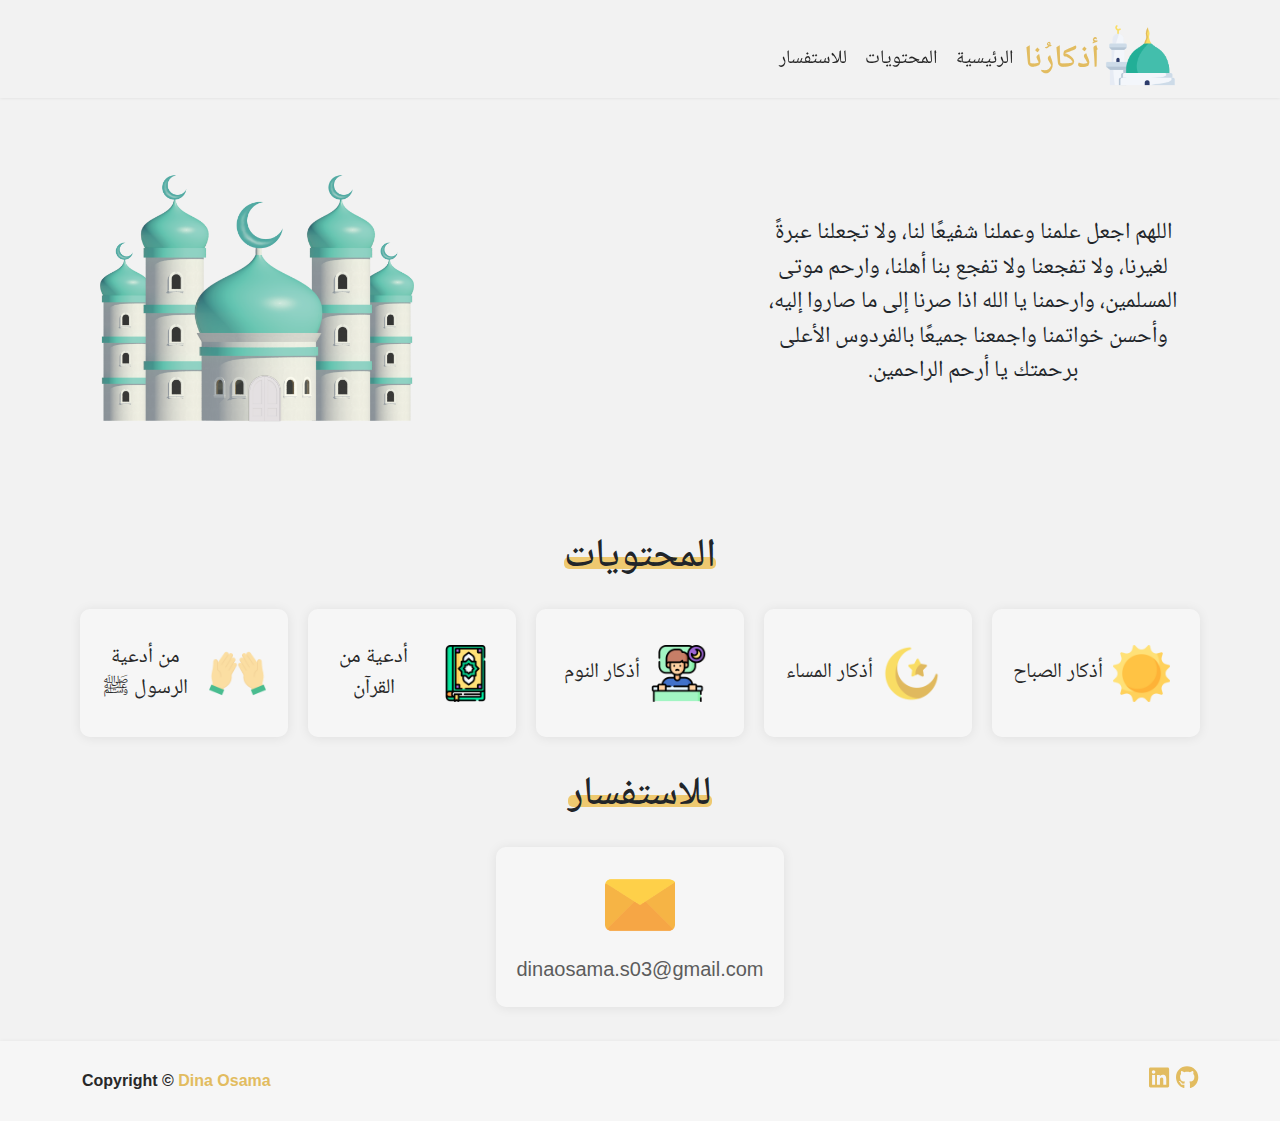
<file: index.html>
<!DOCTYPE html>
<html lang="en">
<head>
    <meta charset="UTF-8">
    <meta http-equiv="X-UA-Compatible" content="IE=edge">
    <meta name="viewport" content="width=device-width, initial-scale=1.0">
    <meta name="title" content="أذكارُنا" />
    <meta name="description" content="صفحة لأذكار الصباح والمساء وغيرهما" />
    <title>أذكارُنا</title>
    <link rel="icon" type="image" href="images/nabawi-mosque.png">
    <link rel="apple-touch-icon" sizes="57x57" href="images/nabawi-mosque.png">
    <link rel="stylesheet" href="https://cdnjs.cloudflare.com/ajax/libs/font-awesome/6.2.0/css/all.min.css">
    <link rel="stylesheet" href="css/bootstrap.min.css">
    <link rel="stylesheet" href="css/all.min.css">
    <link rel="stylesheet" href="css/style.css">
</head>
<body>
    <nav class="navbar navbar-expand-lg sticky-top">
        <div class="container">
            <a href="#" class="navbar-brand">
                <img src="images/nabawi-mosque.png" alt="nabawi mosque">
                <h3>أذكارُنا</h3>
            </a>
            <button class="navbar-toggler" type="button" data-bs-toggle="collapse" data-bs-target="#navbarSupportedContent" aria-controls="navbarSupportedContent" aria-expanded="false" aria-label="Toggle navigation">
                <span class="navbar-toggler-icon"></span>
            </button>
            <div class="collapse navbar-collapse" id="navbarSupportedContent">
                <ul class="navbar-nav ms-auto mb-2 mb-lg-0">
                    <li class="nav-item">
                        <a href="#" class="nav-link">الرئيسية</a>
                    </li>
                    <li class="nav-item">
                        <a href="#contents" class="nav-link">المحتويات</a>
                    </li>
                    <li class="nav-item">
                        <a href="#contact" class="nav-link">للاستفسار</a>
                    </li>
                </ul>
            </div>
        </div>
    </nav>
    <section class="landing">
        <div class="container d-md-flex justify-content-between">
            <div class="main-text text-center">
                <p>اللهم اجعل علمنا وعملنا شفيعًا لنا، ولا تجعلنا عبرةً لغيرنا، ولا تفجعنا ولا تفجع بنا أهلنا، وارحم موتى المسلمين، وارحمنا يا الله اذا صرنا إلى ما صاروا إليه، وأحسن خواتمنا واجمعنا جميعًا بالفردوس الأعلى برحمتك يا أرحم الراحمين.</p>
            </div>
            <div class="img">
                <img src="images/turquoise mosque.png" alt="turquoise mosque">
            </div>
        </div>
    </section>
    <section id="contents">
        <div class="container text-center pb-4">
            <div class="title">
                <h1>المحتويات</h1>
            </div>
            <div class="row justify-content-center align-items-center">
                <div class="content mt-2 d-flex align-items-center">
                    <a href="html/morning.html">
                        <img src="images/sun.png" alt="sun">
                        <a href="html/morning.html">أذكار الصباح</a>
                    </a>
                </div>
                <div class="content mt-2 d-flex align-items-center">
                    <a href="html/night.html">
                        <img src="images/moon.png" alt="moon">
                        <a href="html/night.html">أذكار المساء</a>
                    </a>
                </div>
                <div class="content mt-2 d-flex align-items-center">
                    <a href="html/sleep.html">
                        <img src="images/sleep.png" alt="sleeping-kid">
                        <a href="html/sleep.html">أذكار النوم</a>
                    </a>
                </div>
                <div class="content mt-2 d-flex align-items-center">
                    <a href="html/quran.html">
                        <img src="images/quran.png" alt="quran">
                        <a href="html/quran.html">أدعية من القرآن</a>
                    </a>
                </div>
                <div class="content mt-2 d-flex align-items-center">
                    <a href="html/rasool.html">
                        <img src="images/pray.png" alt="praying">
                        <a href="html/rasool.html">من أدعية الرسول ﷺ</a>
                    </a>
                </div>
            </div>
        </div>
    </section>
    <section id="contact">
        <div class="container text-center pb-4">
            <div class="title">
                <h1>للاستفسار</h1>
            </div>
            <div class="content mt-2 ms-auto me-auto d-flex flex-column justify-content-center align-items-center">
                <img src="images/email.png" alt="email-icon">
                <p>dinaosama.s03@gmail.com</p>
            </div>
        </div>
    </section>
    <footer>
        <div class="container d-flex justify-content-between align-items-center">
            <ul class="socials d-flex align-items-center">
                <li><a href="https://github.com/dinaxhtml"><i class="fa-brands fa-github"></i></a></li>
                <li><a href="https://www.linkedin.com/in/dina-sous-9066942b5?lipi=urn%3Ali%3Apage%3Ad_flagship3_profile_view_base_contact_details%3BXR1nyoG9SXi0Bi%2FCITiM1w%3D%3D"><i class="fa-brands fa-linkedin"></i></a></li>
            </ul>
            <div class="copyright">
               Copyright &copy; <span>Dina Osama</span> 
            </div>
        </div>
    </footer>
    <script src="js/bootstrap.bundle.min.js"></script>
    <script src="js/all.min.js"></script>
</body>
</html>
</file>
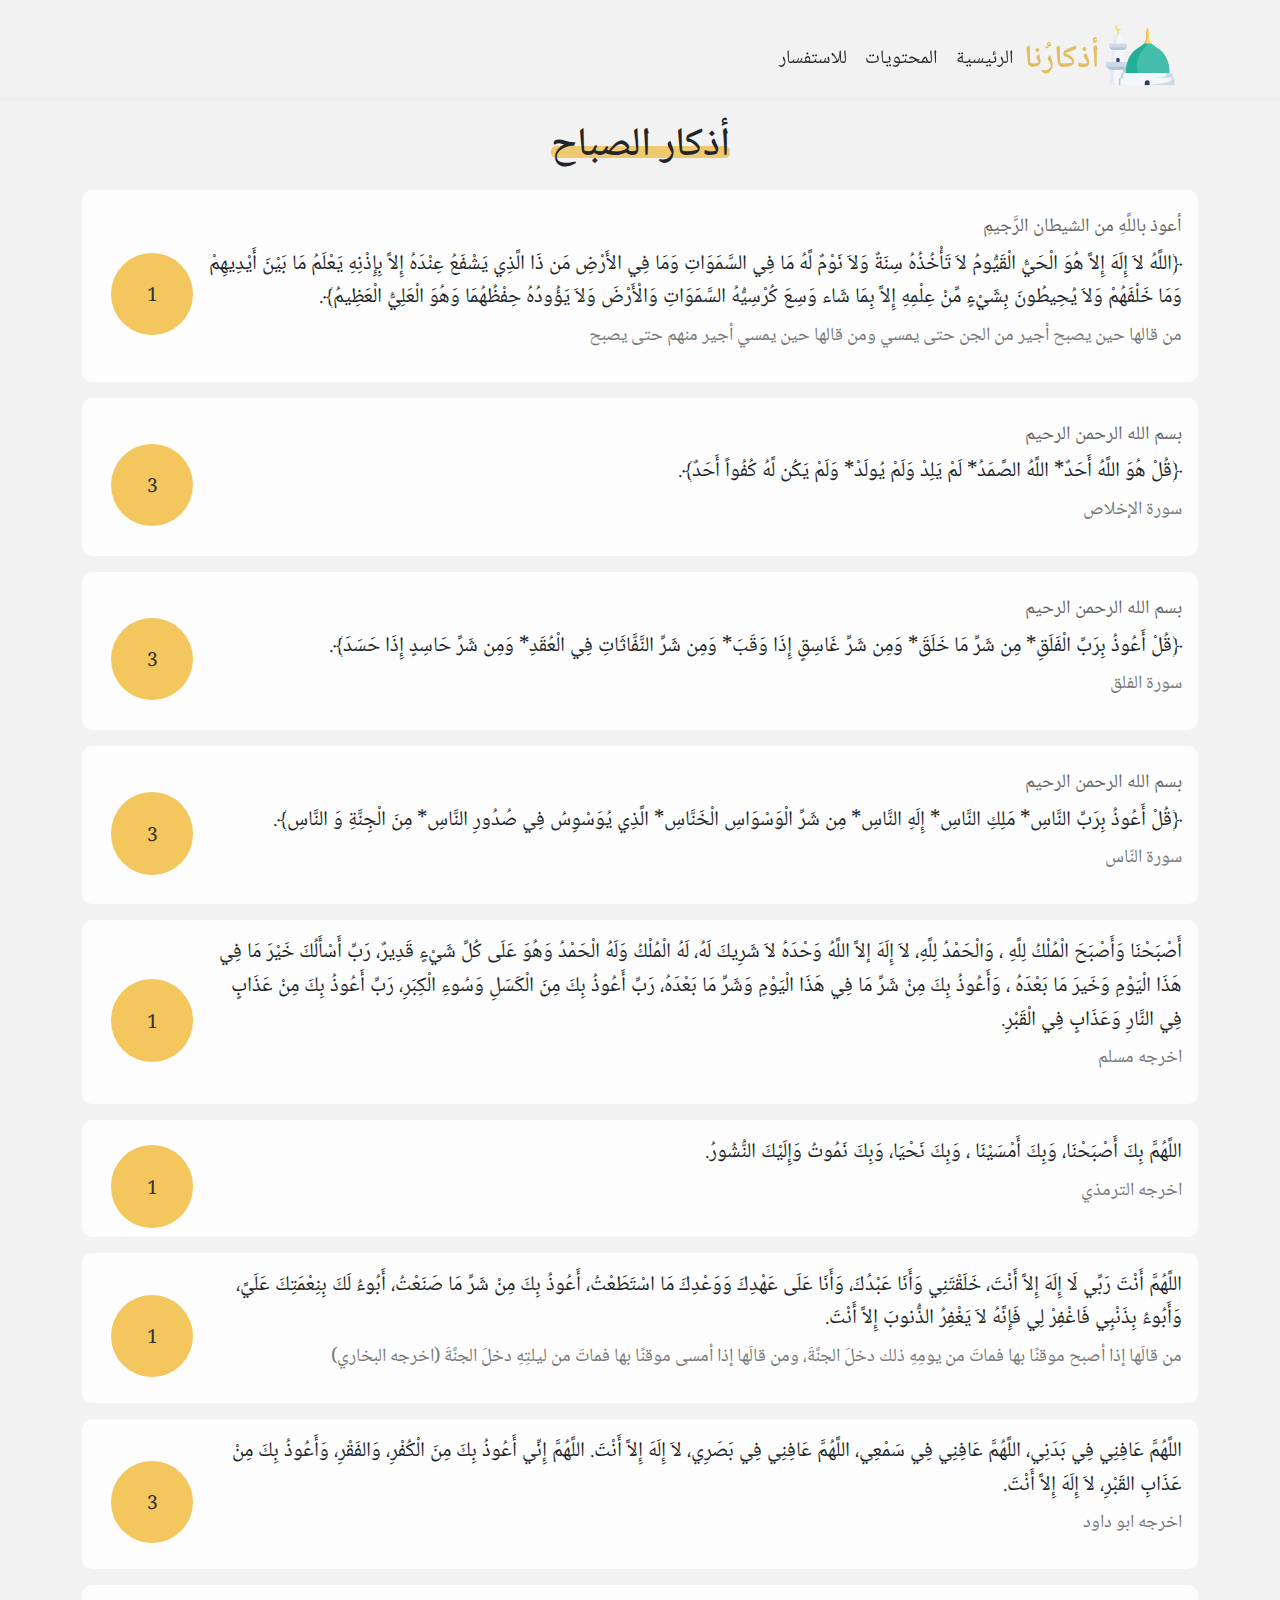
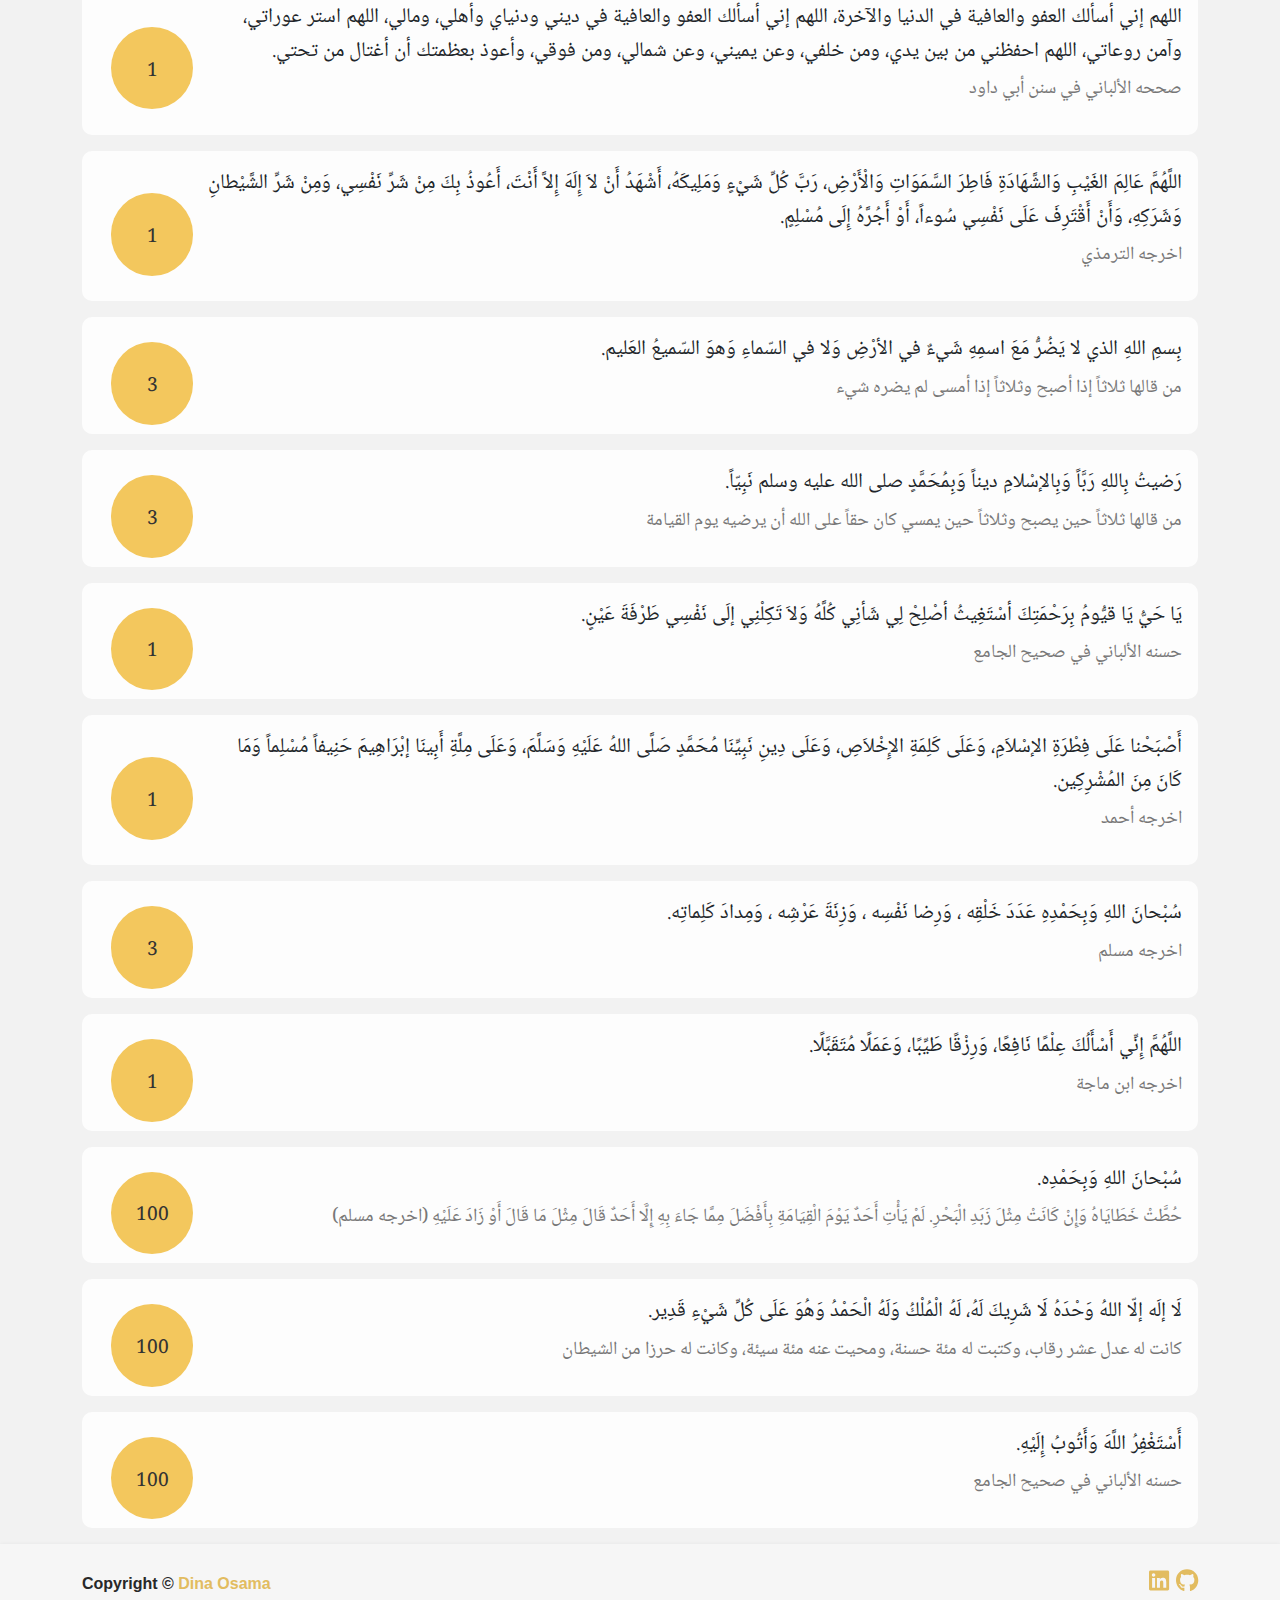
<file: html/morning.html>
<!DOCTYPE html>
<html lang="en">
<head>
    <meta charset="UTF-8">
    <meta http-equiv="X-UA-Compatible" content="IE=edge">
    <meta name="viewport" content="width=device-width, initial-scale=1.0">
    <meta name="title" content="أذكارُنا" />
    <title>أذكار الصباح</title>
    <link rel="icon" type="image" href="../images/nabawi-mosque.png">
    <link rel="apple-touch-icon" sizes="57x57" href="../images/nabawi-mosque.png">
    <meta name="description" content="صفحة لأذكار الصباح والمساء وغيرهما" />
    <link rel="stylesheet" href="https://cdnjs.cloudflare.com/ajax/libs/font-awesome/6.2.0/css/all.min.css">
    <link rel="stylesheet" href="../css/bootstrap.min.css">
    <link rel="stylesheet" href="../css/all.min.css">
    <link rel="stylesheet" href="../css/style.css">
</head>
<body>
    <nav class="navbar navbar-expand-lg sticky-top">
        <div class="container">
            <a href="/index.html#" class="navbar-brand">
                <img src="/images/nabawi-mosque.png" alt="nabawi mosque">
                <h3>أذكارُنا</h3>
            </a>
            <button class="navbar-toggler" type="button" data-bs-toggle="collapse" data-bs-target="#navbarSupportedContent" aria-controls="navbarSupportedContent" aria-expanded="false" aria-label="Toggle navigation">
                <span class="navbar-toggler-icon"></span>
            </button>
            <div class="collapse navbar-collapse" id="navbarSupportedContent">
                <ul class="navbar-nav ms-auto mb-2 mb-lg-0">
                    <li class="nav-item">
                        <a href="/index.html#" class="nav-link">الرئيسية</a>
                    </li>
                    <li class="nav-item">
                        <a href="/index.html#contents" class="nav-link">المحتويات</a>
                    </li>
                    <li class="nav-item">
                        <a href="/index.html#contact" class="nav-link">للاستفسار</a>
                    </li>
                </ul>
            </div>
        </div>
    </nav>
    <div class="morning">
        <div class="container pt-4 d-flex flex-column">
            <div class="title">
                <h1>أذكار الصباح</h1>
            </div>
            <div class="info d-flex flex-md-row flex-column text-md-end text-center">
                <div class="thikr">
                    <span class="pt-md-1 pb-md-1">أعوذ باللَّهِ من الشيطان الرَّجيمِ</span> ﴿اللَّهُ لاَ إِلَهَ إِلاَّ هُوَ الْحَيُّ الْقَيُّومُ لاَ تَأْخُذُهُ سِنَةٌ وَلاَ نَوْمٌ لَّهُ مَا فِي السَّمَوَاتِ وَمَا فِي الأَرْضِ مَن ذَا الَّذِي يَشْفَعُ عِنْدَهُ إِلاَّ بِإِذْنِهِ يَعْلَمُ مَا بَيْنَ أَيْدِيهِمْ وَمَا خَلْفَهُمْ وَلاَ يُحِيطُونَ بِشَيْءٍ مِّنْ عِلْمِهِ إِلاَّ بِمَا شَاء وَسِعَ كُرْسِيُّهُ السَّمَوَاتِ وَالْأَرْضَ وَلاَ يَؤُودُهُ حِفْظُهُمَا وَهُوَ الْعَلِيُّ الْعَظِيمُ﴾.
                    <p class="bless">
                    من قالها حين يصبح أجير من الجن حتى يمسي ومن قالها حين يمسي أجير منهم حتى يصبح
                    </p>
                </div>
                <button class="repeat m-md-auto mb-3">1</button>
            </div>
            <div class="info d-flex flex-md-row flex-column text-md-end text-center">
                <div class="thikr">
                    <span class="pt-md-1 pb-md-1">بسم الله الرحمن الرحيم</span> ﴿قُلْ هُوَ اللَّهُ أَحَدٌ* اللَّهُ الصَّمَدُ* لَمْ يَلِدْ وَلَمْ يُولَدْ* وَلَمْ يَكُن لَّهُ كُفُواً أَحَدٌ﴾.
                    <p class="bless">
                    سورة الإخلاص
                    </p>
                </div>
                <button class="repeat m-md-auto mb-3">3</button>
            </div>
            <div class="info d-flex flex-md-row flex-column text-md-end text-center">
                <div class="thikr">
                    <span class="pt-md-1 pb-md-1">بسم الله الرحمن الرحيم</span> ﴿قُلْ أَعُوذُ بِرَبِّ الْفَلَقِ* مِن شَرِّ مَا خَلَقَ* وَمِن شَرِّ غَاسِقٍ إِذَا وَقَبَ* وَمِن شَرِّ النَّفَّاثَاتِ فِي الْعُقَدِ* وَمِن شَرِّ حَاسِدٍ إِذَا حَسَدَ﴾.
                    <p class="bless">
                    سورة الفلق
                    </p>
                </div>
                <button class="repeat m-md-auto mb-3">3</button>
            </div>
            <div class="info d-flex flex-md-row flex-column text-md-end text-center">
                <div class="thikr">
                    <span class="pt-md-1 pb-md-1">بسم الله الرحمن الرحيم</span> ﴿قُلْ أَعُوذُ بِرَبِّ النَّاسِ* مَلِكِ النَّاسِ* إِلَهِ النَّاسِ* مِن شَرِّ الْوَسْوَاسِ الْخَنَّاسِ* الَّذِي يُوَسْوِسُ فِي صُدُورِ النَّاسِ* مِنَ الْجِنَّةِ وَ النَّاسِ﴾.
                    <p class="bless">
                    سورة النّاس
                    </p>
                </div>
                <button class="repeat m-md-auto mb-3">3</button>
            </div>
            <div class="info d-flex flex-md-row flex-column text-md-end text-center">
                <div class="thikr">
                    أَصْبَحْنَا وَأَصْبَحَ الْمُلْكُ لِلَّهِ ، وَالْحَمْدُ لِلَّهِ، لاَ إِلَهَ إلاَّ اللَّهُ وَحْدَهُ لاَ شَرِيكَ لَهُ، لَهُ الْمُلْكُ وَلَهُ الْحَمْدُ وَهُوَ عَلَى كُلِّ شَيْءٍ قَدِيرٌ، رَبِّ أَسْأَلُكَ خَيْرَ مَا فِي هَذَا الْيَوْمِ وَخَيرَ مَا بَعْدَهُ ، وَأَعُوذُ بِكَ مِنْ شَرِّ مَا فِي  هَذَا الْيَوْمِ وَشَرِّ مَا بَعْدَهُ، رَبِّ أَعُوذُ بِكَ مِنَ الْكَسَلِ وَسُوءِ الْكِبَرِ، رَبِّ أَعُوذُ بِكَ مِنْ عَذَابٍ فِي النَّارِ وَعَذَابٍ فِي الْقَبْرِ.
                    <p class="bless">
                        اخرجه مسلم
                    </p>
                </div>
                <button class="repeat m-md-auto mb-3">1</button>
            </div>
            <div class="info d-flex flex-md-row flex-column text-md-end text-center">
                <div class="thikr">
                    اللَّهُمَّ بِكَ أَصْبَحْنَا، وَبِكَ أَمْسَيْنَا ، وَبِكَ نَحْيَا، وَبِكَ نَمُوتُ وَإِلَيْكَ النُّشُورُ.
                    <p class="bless">
                        اخرجه الترمذي
                    </p>
                </div>
                <button class="repeat m-md-auto mb-3">1</button>
            </div>
            <div class="info d-flex flex-md-row flex-column text-md-end text-center">
                <div class="thikr">
                    اللَّهُمَّ أَنْتَ رَبِّي لَا إِلَهَ إِلاَّ أَنْتَ، خَلَقْتَنِي وَأَنَا عَبْدُكَ، وَأَنَا عَلَى عَهْدِكَ وَوَعْدِكَ مَا اسْتَطَعْتُ، أَعُوذُ بِكَ مِنْ شَرِّ مَا صَنَعْتُ، أَبُوءُ لَكَ بِنِعْمَتِكَ عَلَيَّ، وَأَبُوءُ بِذَنْبِي فَاغْفِرْ لِي فَإِنَّهُ لاَ يَغْفِرُ الذُّنوبَ إِلاَّ أَنْتَ.
                    <p class="bless">
                        من قالَها إذا أصبح موقنًا بها فماتَ من يومِهِ ذلك دخلَ الجنَّةَ، ومن قالَها إذا أمسى موقنًا بها فماتَ من ليلتِهِ دخلَ الجنَّةَ (اخرجه البخاري)
                    </p>
                </div>
                <button class="repeat m-md-auto mb-3">1</button>
            </div>
            <div class="info d-flex flex-md-row flex-column text-md-end text-center">
                <div class="thikr">
                    اللَّهُمَّ عَافِنِي فِي بَدَنِي، اللَّهُمَّ عَافِنِي فِي سَمْعِي، اللَّهُمَّ عَافِنِي فِي بَصَرِي، لاَ إِلَهَ إِلاَّ أَنْتَ. اللَّهُمَّ  إِنِّي أَعُوذُ بِكَ مِنَ الْكُفْرِ، وَالفَقْرِ، وَأَعُوذُ بِكَ مِنْ عَذَابِ القَبْرِ، لاَ إِلَهَ إِلاَّ أَنْتَ.
                    <p class="bless">
                        اخرجه ابو داود
                    </p>
                </div>
                <button class="repeat m-md-auto mb-3">3</button>
            </div>
            <div class="info d-flex flex-md-row flex-column text-md-end text-center">
                <div class="thikr">
                    اللهم إني أسألك العفو والعافية في الدنيا والآخرة، اللهم إني أسألك العفو والعافية في ديني ودنياي وأهلي، ومالي، اللهم استر عوراتي، وآمن روعاتي، اللهم احفظني من بين يدي، ومن خلفي، وعن يميني، وعن شمالي، ومن فوقي، وأعوذ بعظمتك أن أغتال من تحتي.
                    <p class="bless">
                    صححه الألباني في سنن أبي داود
                    </p>
                </div>
                <button class="repeat m-md-auto mb-3">1</button>
            </div>
            <div class="info d-flex flex-md-row flex-column text-md-end text-center">
                <div class="thikr">
                    اللَّهُمَّ عَالِمَ الغَيْبِ وَالشَّهَادَةِ فَاطِرَ السَّمَوَاتِ وَالْأَرْضِ، رَبَّ كُلِّ شَيْءٍ وَمَلِيكَهُ، أَشْهَدُ أَنْ لاَ إِلَهَ إِلاَّ أَنْتَ، أَعُوذُ بِكَ مِنْ شَرِّ نَفْسِي، وَمِنْ شَرِّ الشَّيْطانِ وَشَرَكِهِ، وَأَنْ أَقْتَرِفَ عَلَى  نَفْسِي سُوءاً، أَوْ أَجُرَّهُ إِلَى مُسْلِمٍ.
                    <p class="bless">
                        اخرجه الترمذي
                    </p>
                </div>
                <button class="repeat m-md-auto mb-3">1</button>
            </div>
            <div class="info d-flex flex-md-row flex-column text-md-end text-center">
                <div class="thikr">
                    بِسمِ اللهِ الذي لا يَضُرُّ مَعَ اسمِهِ شَيءٌ في الأرْضِ وَلا في السّماءِ وَهوَ السّميعُ العَليم.
                    <p class="bless">
                        من قالها ثلاثاً إذا أصبح وثلاثاً إذا أمسى لم يضره شيء
                    </p>
                </div>
                <button class="repeat m-md-auto mb-3">3</button>
            </div>
            <div class="info d-flex flex-md-row flex-column text-md-end text-center">
                <div class="thikr">
                    رَضيتُ بِاللهِ رَبَّاً وَبِالإسْلامِ ديناً وَبِمُحَمَّدٍ صلى الله عليه وسلم نَبِيّاً.
                    <p class="bless">
                        من قالها ثلاثاً حين يصبح وثلاثاً حين يمسي كان حقاً على الله أن يرضيه يوم القيامة
                    </p>
                </div>
                <button class="repeat m-md-auto mb-3">3</button>
            </div>
            <div class="info d-flex flex-md-row flex-column text-md-end text-center">
                <div class="thikr">
                    يَا حَيُّ يَا قيُّومُ بِرَحْمَتِكَ أسْتَغِيثُ أصْلِحْ لِي شَأنِي كُلَّهُ وَلاَ تَكِلْنِي إلَى نَفْسِي طَرْفَةَ عَيْنٍ.
                    <p class="bless">
                        حسنه الألباني في صحيح الجامع
                    </p>
                </div>
                <button class="repeat m-md-auto mb-3">1</button>
            </div>
            <div class="info d-flex flex-md-row flex-column text-md-end text-center">
                <div class="thikr">
                    أَصْبَحْنا عَلَى فِطْرَةِ الإسْلاَمِ، وَعَلَى كَلِمَةِ الإِخْلاَصِ، وَعَلَى دِينِ نَبِيِّنَا مُحَمَّدٍ صَلَّى اللهُ عَلَيْهِ وَسَلَّمَ، وَعَلَى مِلَّةِ أَبِينَا إبْرَاهِيمَ حَنِيفاً مُسْلِماً وَمَا كَانَ مِنَ المُشْرِكِين.
                    <p class="bless">
                        اخرجه أحمد
                    </p>
                </div>
                <button class="repeat m-md-auto mb-3">1</button>
            </div>
            <div class="info d-flex flex-md-row flex-column text-md-end text-center">
                <div class="thikr">
                    سُبْحانَ اللهِ وَبِحَمْدِهِ عَدَدَ خَلْقِه ، وَرِضا نَفْسِه ، وَزِنَةَ عَرْشِه ، وَمِدادَ كَلِماتِه.
                    <p class="bless">
                        اخرجه مسلم
                    </p>
                </div>
                <button class="repeat m-md-auto mb-3">3</button>
            </div>
            <div class="info d-flex flex-md-row flex-column text-md-end text-center">
                <div class="thikr">
                    اللَّهُمَّ إِنِّي أَسْأَلُكَ عِلْمًا نَافِعًا، وَرِزْقًا طَيِّبًا، وَعَمَلًا مُتَقَبَّلًا.
                    <p class="bless">
                        اخرجه ابن ماجة
                    </p>
                </div>
                <button class="repeat m-md-auto mb-3">1</button>
            </div>
            <div class="info d-flex flex-md-row flex-column text-md-end text-center">
                <div class="thikr">
                    سُبْحانَ اللهِ وَبِحَمْدِه.
                    <p class="bless">
                        حُطَّتْ خَطَايَاهُ وَإِنْ كَانَتْ مِثْلَ زَبَدِ الْبَحْرِ. لَمْ يَأْتِ أَحَدٌ يَوْمَ الْقِيَامَةِ بِأَفْضَلَ مِمَّا جَاءَ بِهِ إِلَّا أَحَدٌ قَالَ مِثْلَ مَا قَالَ أَوْ زَادَ عَلَيْهِ (اخرجه مسلم)
                    </p>
                </div>
                <button class="repeat m-md-auto mb-3">100</button>
            </div>
            <div class="info d-flex flex-md-row flex-column text-md-end text-center">
                <div class="thikr">
                    لَا إلَه إلّا اللهُ وَحْدَهُ لَا شَرِيكَ لَهُ، لَهُ الْمُلْكُ وَلَهُ الْحَمْدُ وَهُوَ عَلَى كُلِّ شَيْءِ قَدِير.
                    <p class="bless">
                        كانت له عدل عشر رقاب، وكتبت له مئة حسنة، ومحيت عنه مئة سيئة، وكانت له حرزا من الشيطان
                    </p>
                </div>
                <button class="repeat m-md-auto mb-3">100</button>
            </div>
            <div class="info d-flex flex-md-row flex-column text-md-end text-center">
                <div class="thikr">
                    أَسْتَغْفِرُ اللَّهَ وَأَتُوبُ إِلَيْهِ.
                    <p class="bless">
                        حسنه الألباني في صحيح الجامع
                    </p>
                </div>
                <button class="repeat m-md-auto mb-3">100</button>
            </div>
        </div>
    </div>
    <footer>
        <div class="container d-flex justify-content-between align-items-center">
            <ul class="socials d-flex align-items-center">
                <li><a href="https://github.com/dinaxhtml"><i class="fa-brands fa-github"></i></a></li>
                <li><a href="https://www.linkedin.com/in/dina-sous-9066942b5?lipi=urn%3Ali%3Apage%3Ad_flagship3_profile_view_base_contact_details%3BXR1nyoG9SXi0Bi%2FCITiM1w%3D%3D"><i class="fa-brands fa-linkedin"></i></a></li>
            </ul>
            <div class="copyright">
                Copyright &copy; <span>Dina Osama</span> 
            </div>
        </div>
    </footer>
    <script src="/js/bootstrap.bundle.min.js"></script>
    <script src="/js/all.min.js"></script>
    <script src="/js/main.js"></script>
</body>
</html>
</file>
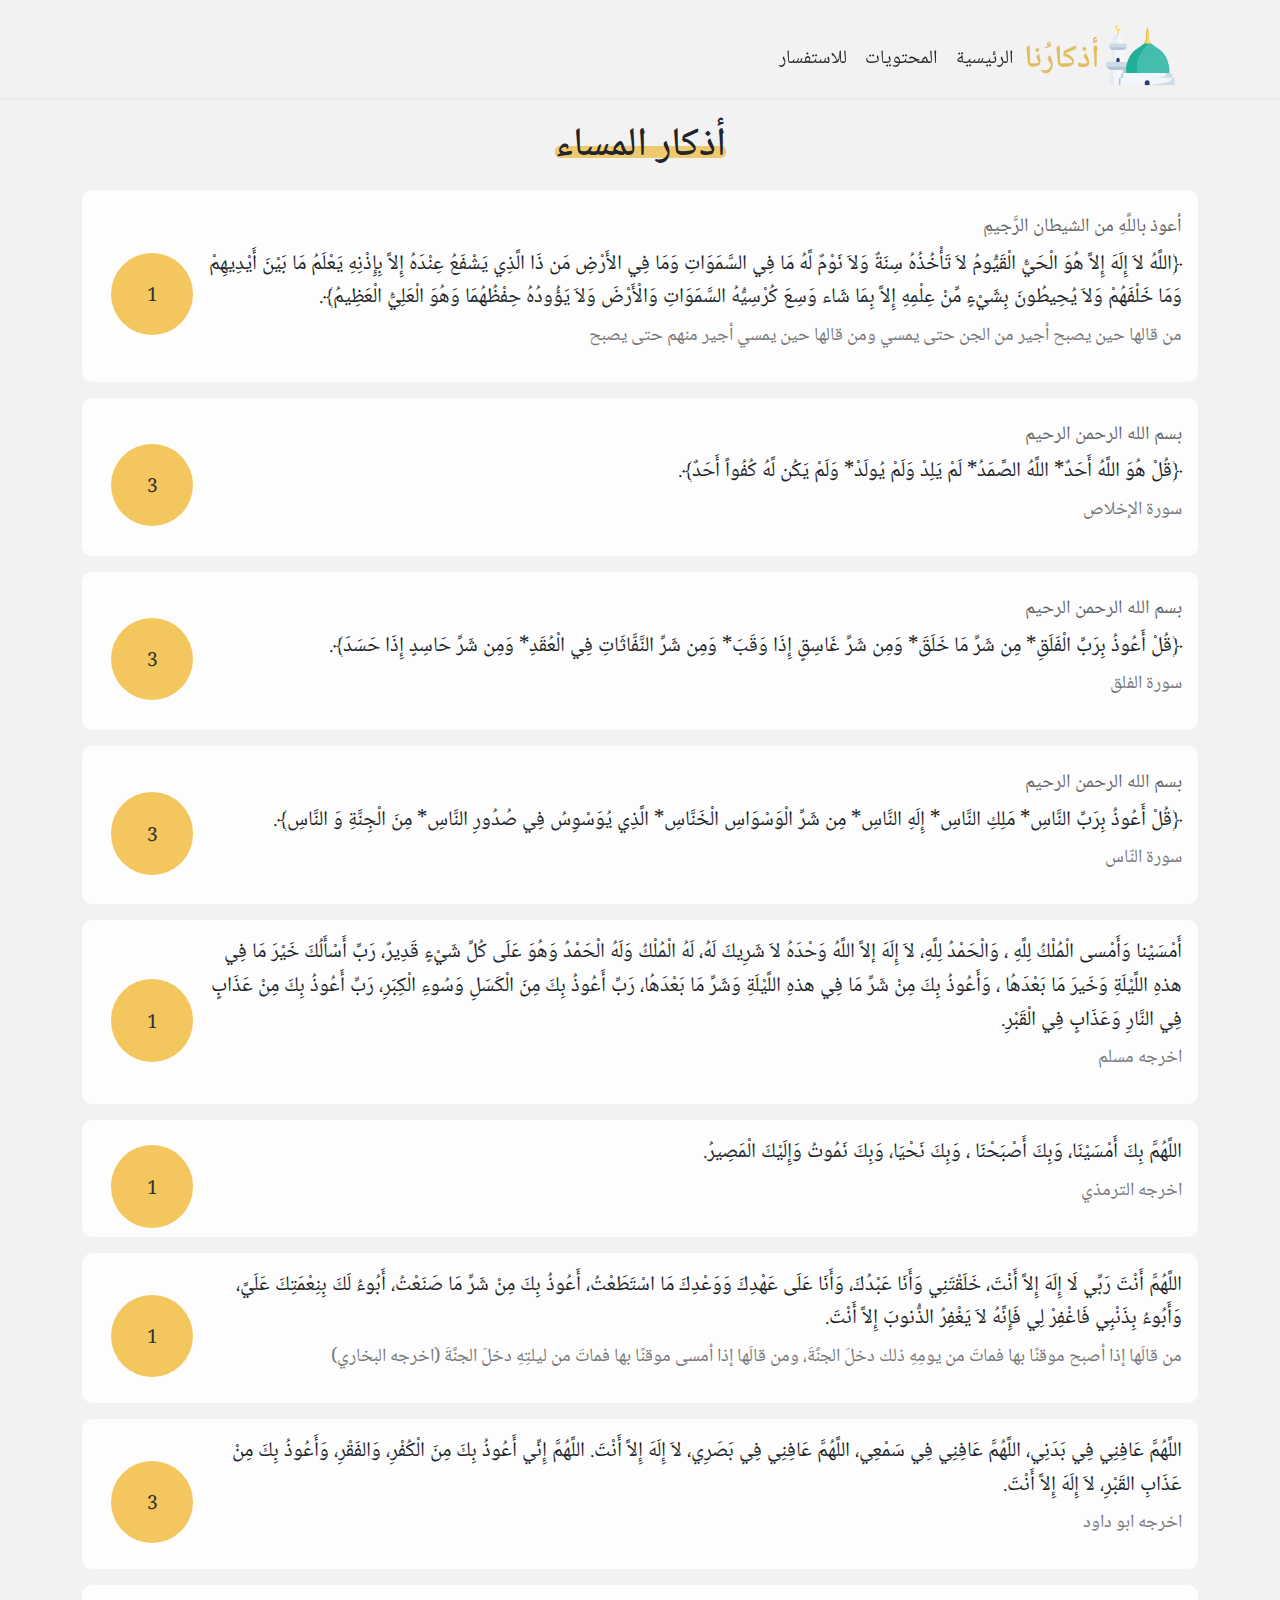
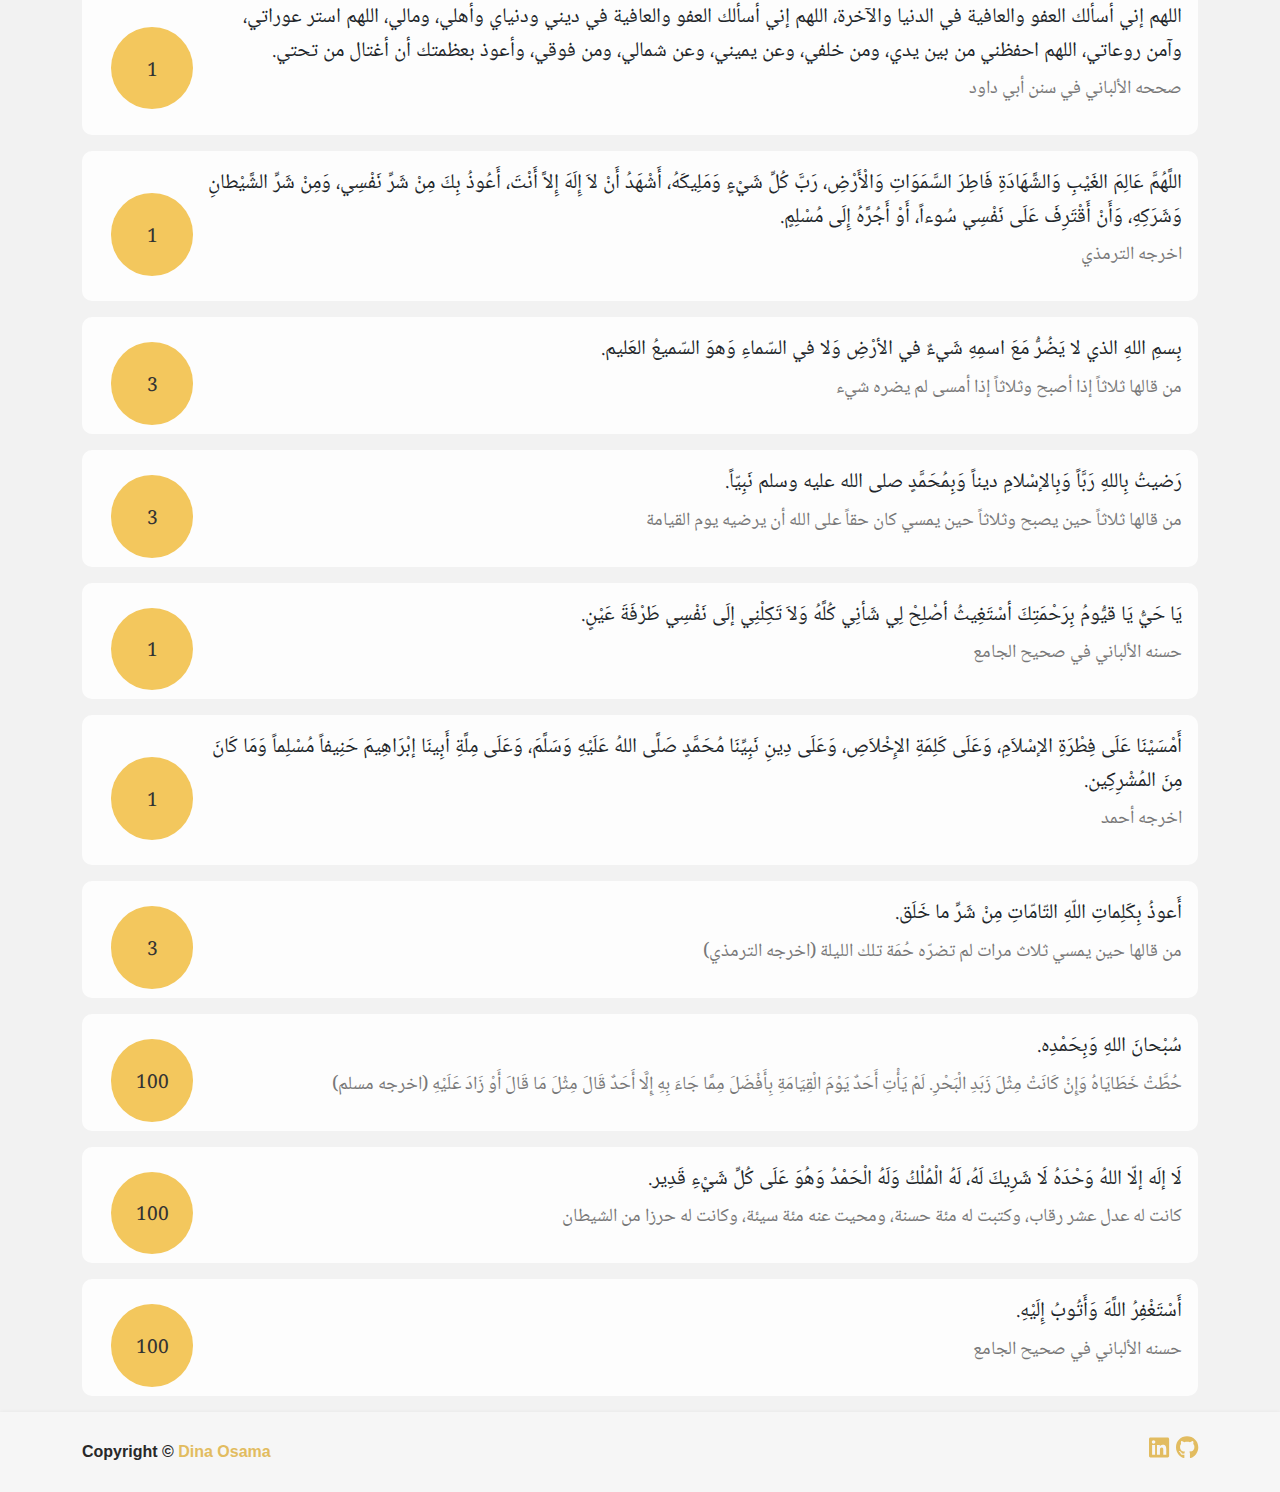
<file: html/night.html>
<!DOCTYPE html>
<html lang="en">
<head>
    <meta charset="UTF-8">
    <meta http-equiv="X-UA-Compatible" content="IE=edge">
    <meta name="viewport" content="width=device-width, initial-scale=1.0">
    <meta name="title" content="أذكارُنا" />
    <title>أذكار المساء</title>
    <link rel="icon" type="image" href="../images/nabawi-mosque.png">
    <link rel="apple-touch-icon" sizes="57x57" href="../images/nabawi-mosque.png">
    <meta name="description" content="صفحة لأذكار الصباح والمساء وغيرهما" />
    <link rel="stylesheet" href="https://cdnjs.cloudflare.com/ajax/libs/font-awesome/6.2.0/css/all.min.css">
    <link rel="stylesheet" href="../css/bootstrap.min.css">
    <link rel="stylesheet" href="../css/all.min.css">
    <link rel="stylesheet" href="../css/style.css">
</head>
<body>
    <nav class="navbar navbar-expand-lg sticky-top">
        <div class="container">
            <a href="/index.html#" class="navbar-brand">
                <img src="/images/nabawi-mosque.png" alt="nabawi mosque">
                <h3>أذكارُنا</h3>
            </a>
            <button class="navbar-toggler" type="button" data-bs-toggle="collapse" data-bs-target="#navbarSupportedContent" aria-controls="navbarSupportedContent" aria-expanded="false" aria-label="Toggle navigation">
                <span class="navbar-toggler-icon"></span>
            </button>
            <div class="collapse navbar-collapse" id="navbarSupportedContent">
                <ul class="navbar-nav ms-auto mb-2 mb-lg-0">
                    <li class="nav-item">
                        <a href="/index.html#" class="nav-link">الرئيسية</a>
                    </li>
                    <li class="nav-item">
                        <a href="/index.html#contents" class="nav-link">المحتويات</a>
                    </li>
                    <li class="nav-item">
                        <a href="/index.html#contact" class="nav-link">للاستفسار</a>
                    </li>
                </ul>
            </div>
        </div>
    </nav>
    <div class="night">
        <div class="container pt-4 d-flex flex-column">
            <div class="title">
                <h1>أذكار المساء</h1>
            </div>
            <div class="info d-flex flex-md-row flex-column text-md-end text-center">
                <div class="thikr">
                    <span class="pt-1 pb-1">أعوذ باللَّهِ من الشيطان الرَّجيمِ</span> ﴿اللَّهُ لاَ إِلَهَ إِلاَّ هُوَ الْحَيُّ الْقَيُّومُ لاَ تَأْخُذُهُ سِنَةٌ وَلاَ نَوْمٌ لَّهُ مَا فِي السَّمَوَاتِ وَمَا فِي الأَرْضِ مَن ذَا الَّذِي يَشْفَعُ عِنْدَهُ إِلاَّ بِإِذْنِهِ يَعْلَمُ مَا بَيْنَ أَيْدِيهِمْ وَمَا خَلْفَهُمْ وَلاَ يُحِيطُونَ بِشَيْءٍ مِّنْ عِلْمِهِ إِلاَّ بِمَا شَاء وَسِعَ كُرْسِيُّهُ السَّمَوَاتِ وَالْأَرْضَ وَلاَ يَؤُودُهُ حِفْظُهُمَا وَهُوَ الْعَلِيُّ الْعَظِيمُ﴾.
                    <p class="bless">
                    من قالها حين يصبح أجير من الجن حتى يمسي ومن قالها حين يمسي أجير منهم حتى يصبح
                    </p>
                </div>
                <button class="repeat m-md-auto mb-3">1</button>
            </div>
            <div class="info d-flex flex-md-row flex-column text-md-end text-center">
                <div class="thikr">
                    <span class="pt-1 pb-1">بسم الله الرحمن الرحيم</span> ﴿قُلْ هُوَ اللَّهُ أَحَدٌ* اللَّهُ الصَّمَدُ* لَمْ يَلِدْ وَلَمْ يُولَدْ* وَلَمْ يَكُن لَّهُ كُفُواً أَحَدٌ﴾.
                    <p class="bless">
                    سورة الإخلاص
                    </p>
                </div>
                <button class="repeat m-md-auto mb-3">3</button>
            </div>
            <div class="info d-flex flex-md-row flex-column text-md-end text-center">
                <div class="thikr">
                    <span class="pt-1 pb-1">بسم الله الرحمن الرحيم</span> ﴿قُلْ أَعُوذُ بِرَبِّ الْفَلَقِ* مِن شَرِّ مَا خَلَقَ* وَمِن شَرِّ غَاسِقٍ إِذَا وَقَبَ* وَمِن شَرِّ النَّفَّاثَاتِ فِي الْعُقَدِ* وَمِن شَرِّ حَاسِدٍ إِذَا حَسَدَ﴾.
                    <p class="bless">
                    سورة الفلق
                    </p>
                </div>
                <button class="repeat m-md-auto mb-3">3</button>
            </div>
            <div class="info d-flex flex-md-row flex-column text-md-end text-center">
                <div class="thikr">
                    <span class="pt-1 pb-1">بسم الله الرحمن الرحيم</span> ﴿قُلْ أَعُوذُ بِرَبِّ النَّاسِ* مَلِكِ النَّاسِ* إِلَهِ النَّاسِ* مِن شَرِّ الْوَسْوَاسِ الْخَنَّاسِ* الَّذِي يُوَسْوِسُ فِي صُدُورِ النَّاسِ* مِنَ الْجِنَّةِ وَ النَّاسِ﴾.
                    <p class="bless">
                    سورة النّاس
                    </p>
                </div>
                <button class="repeat m-md-auto mb-3">3</button>
            </div>
            <div class="info d-flex flex-md-row flex-column text-md-end text-center">
                <div class="thikr">
                    أَمْسَيْنا وَأَمْسى الْمُلْكُ لِلَّهِ ، وَالْحَمْدُ لِلَّهِ، لاَ إِلَهَ إلاَّ اللَّهُ وَحْدَهُ لاَ شَرِيكَ لَهُ، لَهُ الْمُلْكُ وَلَهُ الْحَمْدُ وَهُوَ عَلَى كُلِّ شَيْءٍ قَدِيرٌ، رَبِّ أَسْأَلُكَ خَيْرَ مَا فِي هذهِ اللَّيْلَةِ وَخَيرَ مَا بَعْدَهُا ، وَأَعُوذُ بِكَ مِنْ شَرِّ مَا فِي هذهِ اللَّيْلَةِ وَشَرِّ مَا بَعْدَهُا، رَبِّ أَعُوذُ بِكَ مِنَ الْكَسَلِ وَسُوءِ الْكِبَرِ، رَبِّ أَعُوذُ بِكَ مِنْ عَذَابٍ فِي النَّارِ وَعَذَابٍ فِي الْقَبْرِ.
                    <p class="bless">
                        اخرجه مسلم
                    </p>
                </div>
                <button class="repeat m-md-auto mb-3">1</button>
            </div>
            <div class="info d-flex flex-md-row flex-column text-md-end text-center">
                <div class="thikr">
                    اللَّهُمَّ بِكَ أَمْسَيْنَا، وَبِكَ أَصْبَحْنَا ، وَبِكَ نَحْيَا، وَبِكَ نَمُوتُ وَإِلَيْكَ الْمَصِيرُ.
                    <p class="bless">
                        اخرجه الترمذي
                    </p>
                </div>
                <button class="repeat m-md-auto mb-3">1</button>
            </div>
            <div class="info d-flex flex-md-row flex-column text-md-end text-center">
                <div class="thikr">
                    اللَّهُمَّ أَنْتَ رَبِّي لَا إِلَهَ إِلاَّ أَنْتَ، خَلَقْتَنِي وَأَنَا عَبْدُكَ، وَأَنَا عَلَى عَهْدِكَ وَوَعْدِكَ مَا اسْتَطَعْتُ، أَعُوذُ بِكَ مِنْ شَرِّ مَا صَنَعْتُ، أَبُوءُ لَكَ بِنِعْمَتِكَ عَلَيَّ، وَأَبُوءُ بِذَنْبِي فَاغْفِرْ لِي فَإِنَّهُ لاَ يَغْفِرُ الذُّنوبَ إِلاَّ أَنْتَ.
                    <p class="bless">
                        من قالَها إذا أصبح موقنًا بها فماتَ من يومِهِ ذلك دخلَ الجنَّةَ، ومن قالَها إذا أمسى موقنًا بها فماتَ من ليلتِهِ دخلَ الجنَّةَ (اخرجه البخاري)
                    </p>
                </div>
                <button class="repeat m-md-auto mb-3">1</button>
            </div>
            <div class="info d-flex flex-md-row flex-column text-md-end text-center">
                <div class="thikr">
                    اللَّهُمَّ عَافِنِي فِي بَدَنِي، اللَّهُمَّ عَافِنِي فِي سَمْعِي، اللَّهُمَّ عَافِنِي فِي بَصَرِي، لاَ إِلَهَ إِلاَّ أَنْتَ. اللَّهُمَّ  إِنِّي أَعُوذُ بِكَ مِنَ الْكُفْرِ، وَالفَقْرِ، وَأَعُوذُ بِكَ مِنْ عَذَابِ القَبْرِ، لاَ إِلَهَ إِلاَّ أَنْتَ.
                    <p class="bless">
                        اخرجه ابو داود
                    </p>
                </div>
                <button class="repeat m-md-auto mb-3">3</button>
            </div>
            <div class="info d-flex flex-md-row flex-column text-md-end text-center">
                <div class="thikr">
                    اللهم إني أسألك العفو والعافية في الدنيا والآخرة، اللهم إني أسألك العفو والعافية في ديني ودنياي وأهلي، ومالي، اللهم استر عوراتي، وآمن روعاتي، اللهم احفظني من بين يدي، ومن خلفي، وعن يميني، وعن شمالي، ومن فوقي، وأعوذ بعظمتك أن أغتال من تحتي.
                    <p class="bless">
                    صححه الألباني في سنن أبي داود
                    </p>
                </div>
                <button class="repeat m-md-auto mb-3">1</button>
            </div>
            <div class="info d-flex flex-md-row flex-column text-md-end text-center">
                <div class="thikr">
                    اللَّهُمَّ عَالِمَ الغَيْبِ وَالشَّهَادَةِ فَاطِرَ السَّمَوَاتِ وَالْأَرْضِ، رَبَّ كُلِّ شَيْءٍ وَمَلِيكَهُ، أَشْهَدُ أَنْ لاَ إِلَهَ إِلاَّ أَنْتَ، أَعُوذُ بِكَ مِنْ شَرِّ نَفْسِي، وَمِنْ شَرِّ الشَّيْطانِ وَشَرَكِهِ، وَأَنْ أَقْتَرِفَ عَلَى  نَفْسِي سُوءاً، أَوْ أَجُرَّهُ إِلَى مُسْلِمٍ.
                    <p class="bless">
                        اخرجه الترمذي
                    </p>
                </div>
                <button class="repeat m-md-auto mb-3">1</button>
            </div>
            <div class="info d-flex flex-md-row flex-column text-md-end text-center">
                <div class="thikr">
                    بِسمِ اللهِ الذي لا يَضُرُّ مَعَ اسمِهِ شَيءٌ في الأرْضِ وَلا في السّماءِ وَهوَ السّميعُ العَليم.
                    <p class="bless">
                        من قالها ثلاثاً إذا أصبح وثلاثاً إذا أمسى لم يضره شيء
                    </p>
                </div>
                <button class="repeat m-md-auto mb-3">3</button>
            </div>
            <div class="info d-flex flex-md-row flex-column text-md-end text-center">
                <div class="thikr">
                    رَضيتُ بِاللهِ رَبَّاً وَبِالإسْلامِ ديناً وَبِمُحَمَّدٍ صلى الله عليه وسلم نَبِيّاً.
                    <p class="bless">
                        من قالها ثلاثاً حين يصبح وثلاثاً حين يمسي كان حقاً على الله أن يرضيه يوم القيامة
                    </p>
                </div>
                <button class="repeat m-md-auto mb-3">3</button>
            </div>
            <div class="info d-flex flex-md-row flex-column text-md-end text-center">
                <div class="thikr">
                    يَا حَيُّ يَا قيُّومُ بِرَحْمَتِكَ أسْتَغِيثُ أصْلِحْ لِي شَأنِي كُلَّهُ وَلاَ تَكِلْنِي إلَى نَفْسِي طَرْفَةَ عَيْنٍ.
                    <p class="bless">
                        حسنه الألباني في صحيح الجامع
                    </p>
                </div>
                <button class="repeat m-md-auto mb-3">1</button>
            </div>
            <div class="info d-flex flex-md-row flex-column text-md-end text-center">
                <div class="thikr">
                    أَمْسَيْنَا عَلَى فِطْرَةِ الإسْلاَمِ، وَعَلَى كَلِمَةِ الإِخْلاَصِ، وَعَلَى دِينِ نَبِيِّنَا مُحَمَّدٍ صَلَّى اللهُ عَلَيْهِ وَسَلَّمَ، وَعَلَى مِلَّةِ أَبِينَا إبْرَاهِيمَ حَنِيفاً مُسْلِماً وَمَا كَانَ مِنَ المُشْرِكِين.
                    <p class="bless">
                        اخرجه أحمد
                    </p>
                </div>
                <button class="repeat m-md-auto mb-3">1</button>
            </div>
            <div class="info d-flex flex-md-row flex-column text-md-end text-center">
                <div class="thikr">
                    أَعوذُ بِكَلِماتِ اللّهِ التّامّاتِ مِنْ شَرِّ ما خَلَق.
                    <p class="bless">
                        من قالها حين يمسي ثلاث مرات لم تضرّه حُمَة تلك الليلة (اخرجه الترمذي)
                    </p>
                </div>
                <button class="repeat m-md-auto mb-3">3</button>
            </div>
            <div class="info d-flex flex-md-row flex-column text-md-end text-center">
                <div class="thikr">
                    سُبْحانَ اللهِ وَبِحَمْدِه.
                    <p class="bless">
                        حُطَّتْ خَطَايَاهُ وَإِنْ كَانَتْ مِثْلَ زَبَدِ الْبَحْرِ. لَمْ يَأْتِ أَحَدٌ يَوْمَ الْقِيَامَةِ بِأَفْضَلَ مِمَّا جَاءَ بِهِ إِلَّا أَحَدٌ قَالَ مِثْلَ مَا قَالَ أَوْ زَادَ عَلَيْهِ (اخرجه مسلم)
                    </p>
                </div>
                <button class="repeat m-md-auto mb-3">100</button>
            </div>
            <div class="info d-flex flex-md-row flex-column text-md-end text-center">
                <div class="thikr">
                    لَا إلَه إلّا اللهُ وَحْدَهُ لَا شَرِيكَ لَهُ، لَهُ الْمُلْكُ وَلَهُ الْحَمْدُ وَهُوَ عَلَى كُلِّ شَيْءِ قَدِير.
                    <p class="bless">
                        كانت له عدل عشر رقاب، وكتبت له مئة حسنة، ومحيت عنه مئة سيئة، وكانت له حرزا من الشيطان
                    </p>
                </div>
                <button class="repeat m-md-auto mb-3">100</button>
            </div>
            <div class="info d-flex flex-md-row flex-column text-md-end text-center">
                <div class="thikr">
                    أَسْتَغْفِرُ اللَّهَ وَأَتُوبُ إِلَيْهِ.
                    <p class="bless">
                        حسنه الألباني في صحيح الجامع
                    </p>
                </div>
                <button class="repeat m-md-auto mb-3">100</button>
            </div>
        </div>
    </div>
    <footer>
        <div class="container d-flex justify-content-between align-items-center">
            <ul class="socials d-flex align-items-center">
                <li><a href="https://github.com/dinaxhtml"><i class="fa-brands fa-github"></i></a></li>
                <li><a href="https://www.linkedin.com/in/dina-sous-9066942b5?lipi=urn%3Ali%3Apage%3Ad_flagship3_profile_view_base_contact_details%3BXR1nyoG9SXi0Bi%2FCITiM1w%3D%3D"><i class="fa-brands fa-linkedin"></i></a></li>
            </ul>
            <div class="copyright">
                Copyright &copy; <span>Dina Osama</span> 
            </div>
        </div>
    </footer>
    <script src="/js/bootstrap.bundle.min.js"></script>
    <script src="/js/all.min.js"></script>
    <script src="/js/main.js"></script>
</body>
</html>
</file>
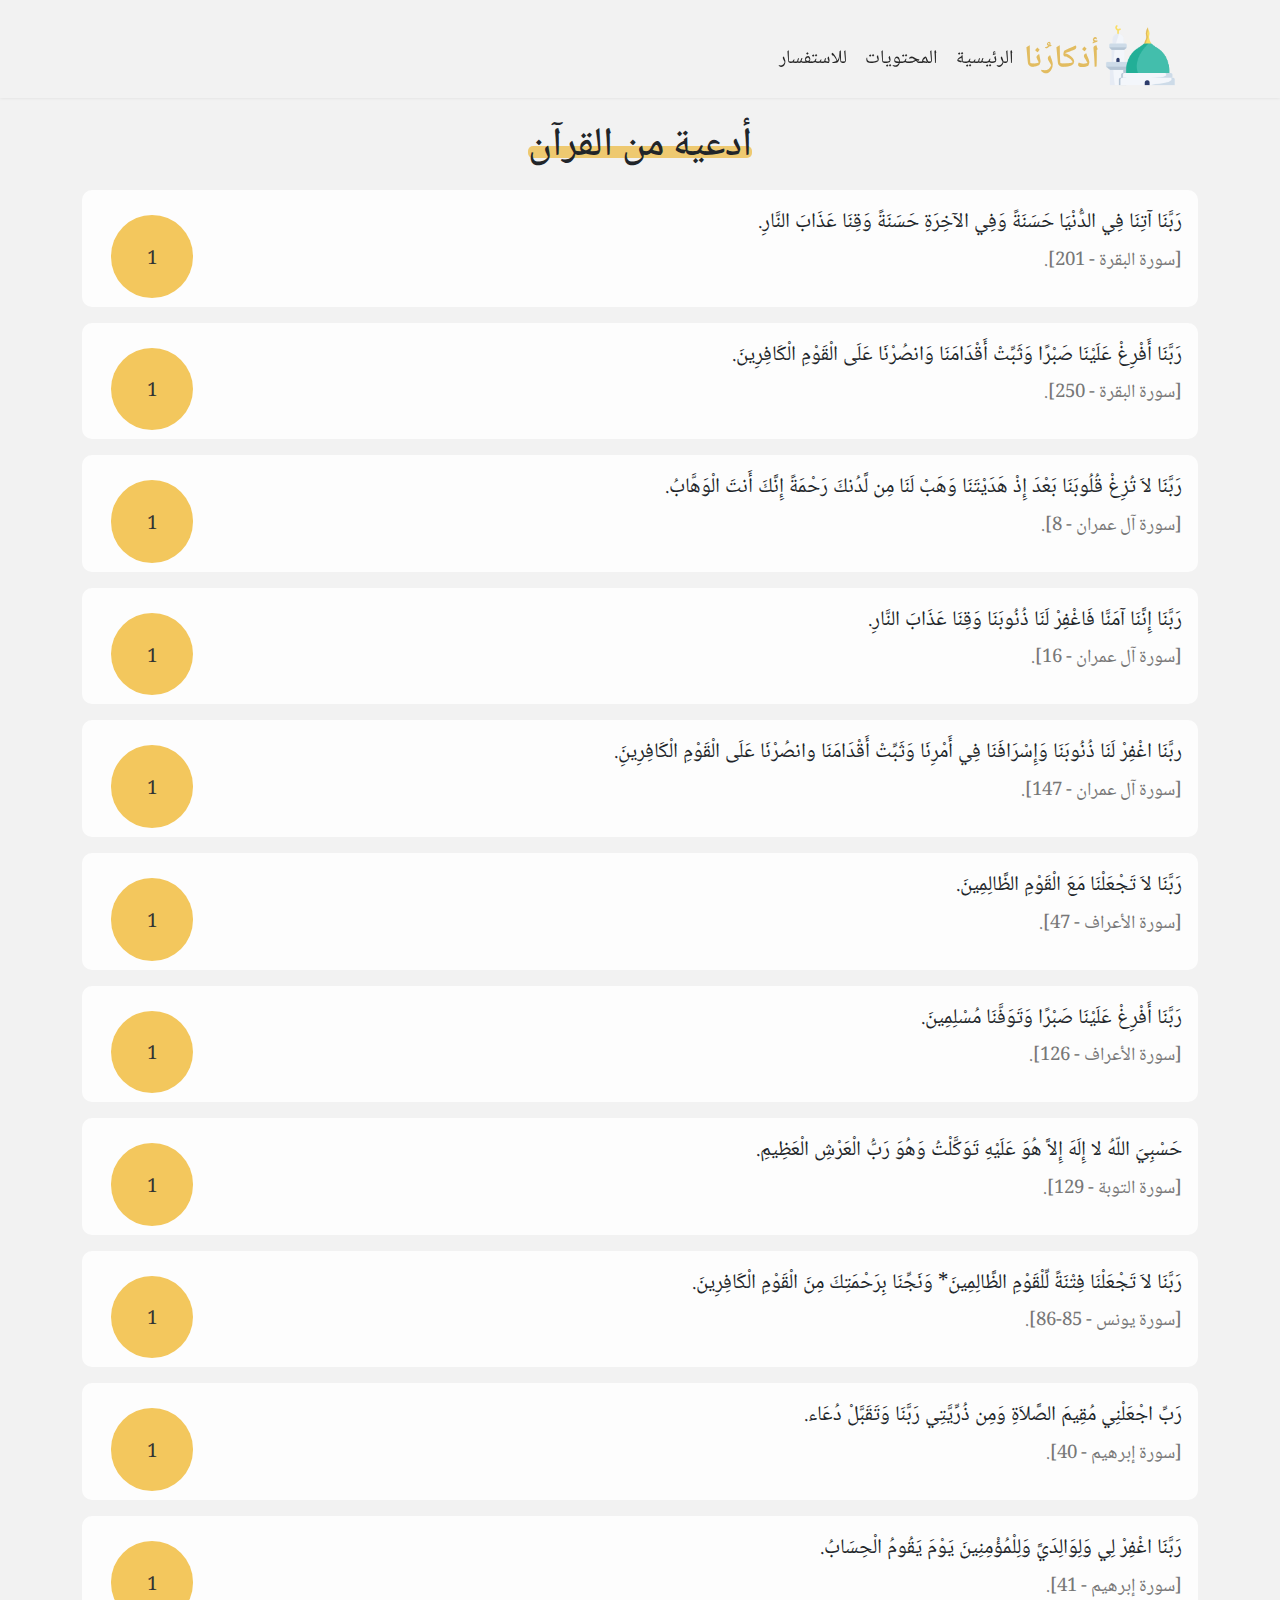
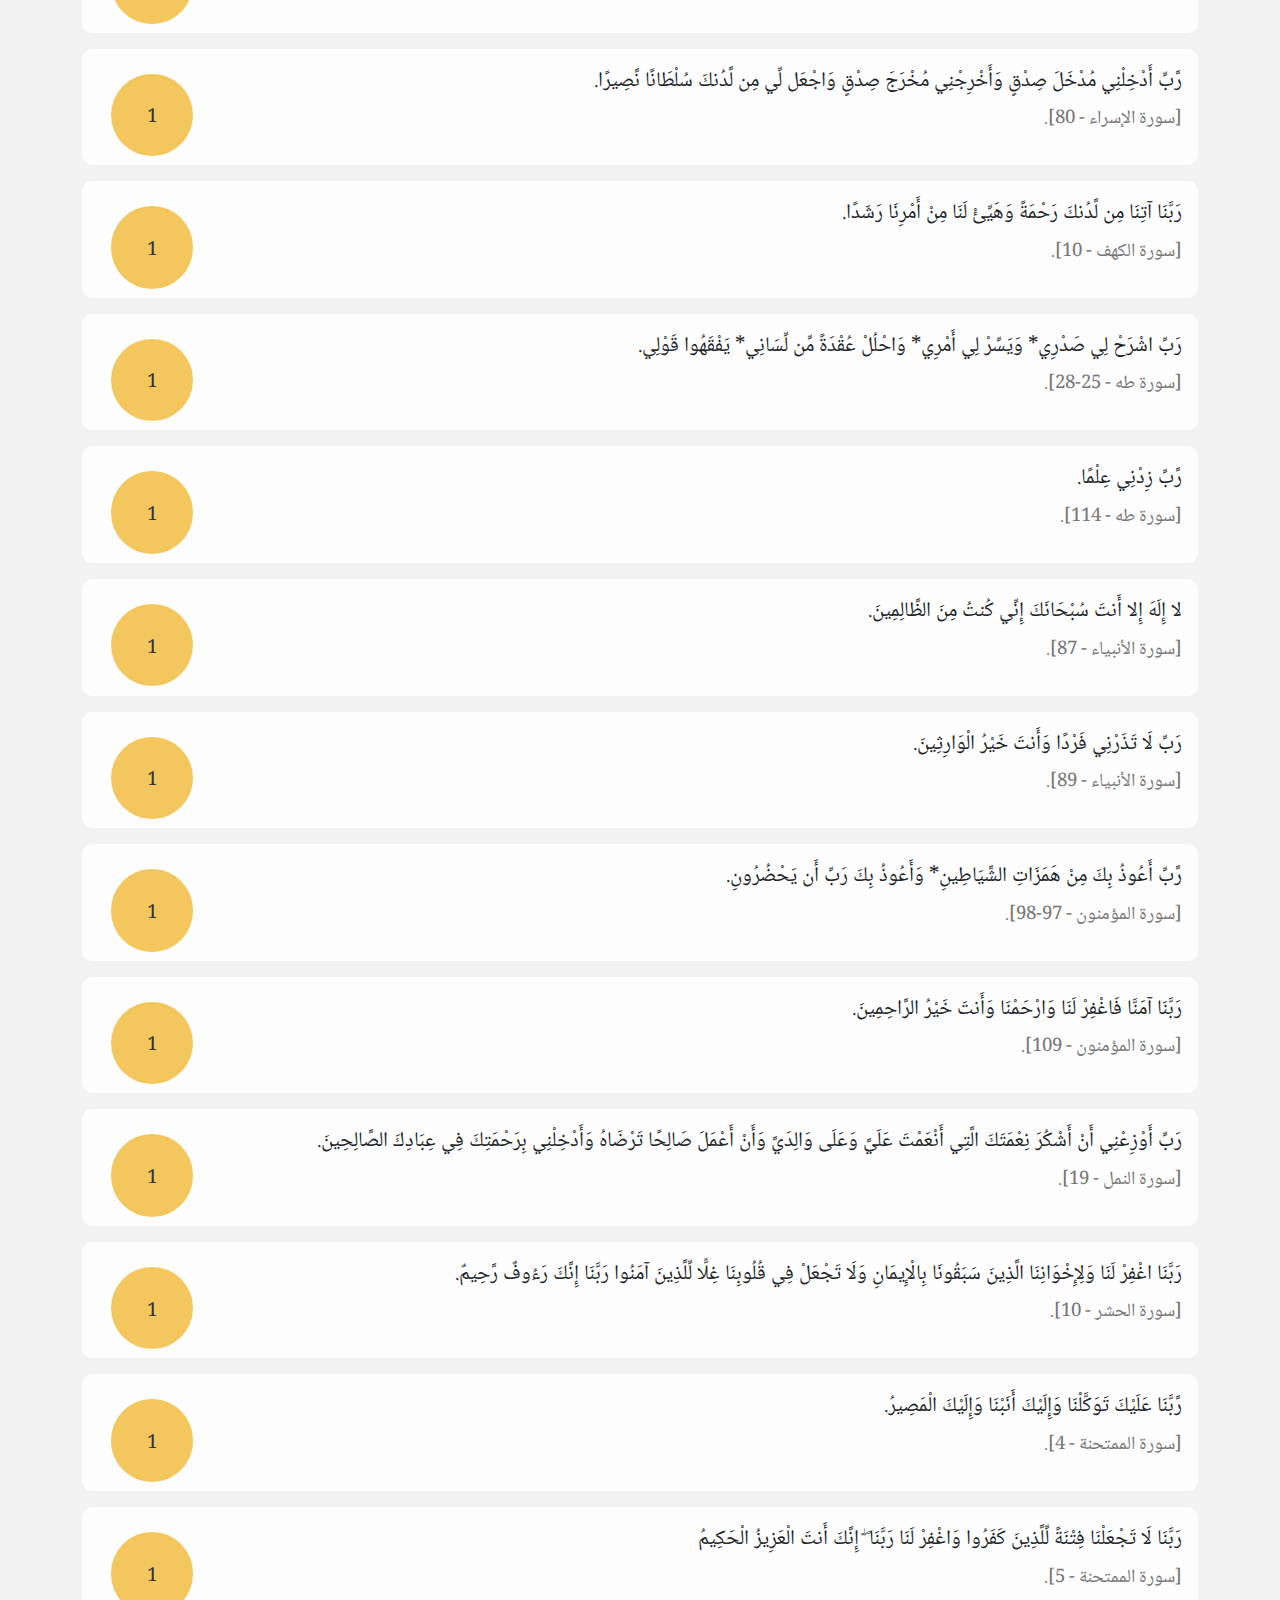
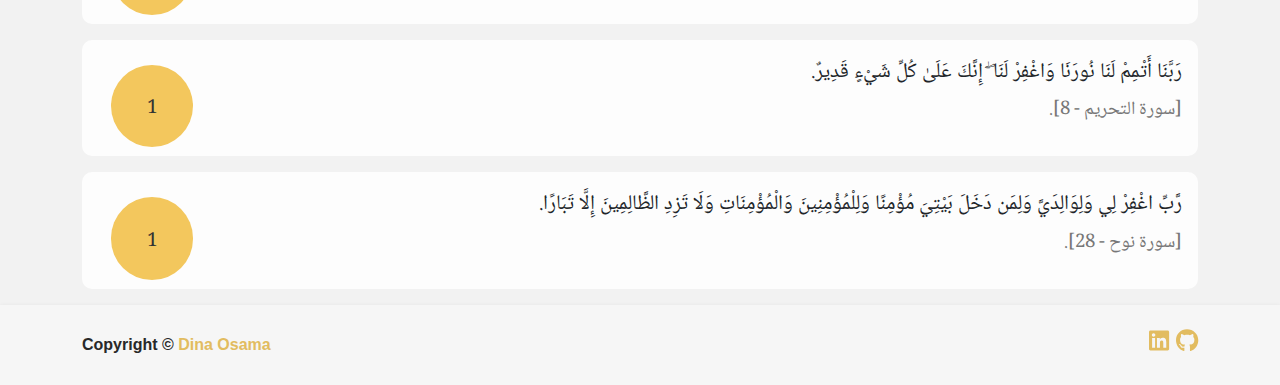
<file: html/quran.html>
<!DOCTYPE html>
<html lang="en">
<head>
    <meta charset="UTF-8">
    <meta http-equiv="X-UA-Compatible" content="IE=edge">
    <meta name="viewport" content="width=device-width, initial-scale=1.0">
    <meta name="title" content="أذكارُنا" />
    <title>أدعية من القرآن</title>
    <link rel="icon" type="image" href="../images/nabawi-mosque.png">
    <link rel="apple-touch-icon" sizes="57x57" href="../images/nabawi-mosque.png">
    <meta name="description" content="صفحة لأذكار الصباح والمساء وغيرهما" />
    <link rel="stylesheet" href="https://cdnjs.cloudflare.com/ajax/libs/font-awesome/6.2.0/css/all.min.css">
    <link rel="stylesheet" href="../css/bootstrap.min.css">
    <link rel="stylesheet" href="../css/all.min.css">
    <link rel="stylesheet" href="../css/style.css">
</head>
<body>
    <nav class="navbar navbar-expand-lg sticky-top">
        <div class="container">
            <a href="/index.html#" class="navbar-brand">
                <img src="/images/nabawi-mosque.png" alt="nabawi mosque">
                <h3>أذكارُنا</h3>
            </a>
            <button class="navbar-toggler" type="button" data-bs-toggle="collapse" data-bs-target="#navbarSupportedContent" aria-controls="navbarSupportedContent" aria-expanded="false" aria-label="Toggle navigation">
                <span class="navbar-toggler-icon"></span>
            </button>
            <div class="collapse navbar-collapse" id="navbarSupportedContent">
                <ul class="navbar-nav ms-auto mb-2 mb-lg-0">
                    <li class="nav-item">
                        <a href="/index.html#" class="nav-link">الرئيسية</a>
                    </li>
                    <li class="nav-item">
                        <a href="/index.html#contents" class="nav-link">المحتويات</a>
                    </li>
                    <li class="nav-item">
                        <a href="/index.html#contact" class="nav-link">للاستفسار</a>
                    </li>
                </ul>
            </div>
        </div>
    </nav>
    <div class="quran">
        <div class="container pt-4 d-flex flex-column">
            <div class="title">
                <h1>أدعية من القرآن</h1>
            </div>
            <div class="info d-flex flex-md-row flex-column text-md-end text-center">
                <div class="thikr">
                    رَبَّنَا آتِنَا فِي الدُّنْيَا حَسَنَةً وَفِي الآخِرَةِ حَسَنَةً وَقِنَا عَذَابَ النَّارِ.
                    <p class="bless">
                        [سورة البقرة - 201].
                    </p>
                </div>
                <button class="repeat m-md-auto mb-3">1</button>
            </div>
            <div class="info d-flex flex-md-row flex-column text-md-end text-center">
                <div class="thikr">
                    رَبَّنَا أَفْرِغْ عَلَيْنَا صَبْرًا وَثَبِّتْ أَقْدَامَنَا وَانصُرْنَا عَلَى الْقَوْمِ الْكَافِرِينَ.
                    <p class="bless">
                        [سورة البقرة - 250].
                    </p>
                </div>
                <button class="repeat m-md-auto mb-3">1</button>
            </div>
            <div class="info d-flex flex-md-row flex-column text-md-end text-center">
                <div class="thikr">
                    رَبَّنَا لاَ تُزِغْ قُلُوبَنَا بَعْدَ إِذْ هَدَيْتَنَا وَهَبْ لَنَا مِن لَّدُنكَ رَحْمَةً إِنَّكَ أَنتَ الْوَهَّابُ.
                    <p class="bless">
                        [سورة آل عمران - 8].
                    </p>
                </div>
                <button class="repeat m-md-auto mb-3">1</button>
            </div>
            <div class="info d-flex flex-md-row flex-column text-md-end text-center">
                <div class="thikr">
                    رَبَّنَا إِنَّنَا آمَنَّا فَاغْفِرْ لَنَا ذُنُوبَنَا وَقِنَا عَذَابَ النَّارِ.
                    <p class="bless">
                        [سورة آل عمران - 16].
                    </p>
                </div>
                <button class="repeat m-md-auto mb-3">1</button>
            </div>
            <div class="info d-flex flex-md-row flex-column text-md-end text-center">
                <div class="thikr">
                    ربَّنَا اغْفِرْ لَنَا ذُنُوبَنَا وَإِسْرَافَنَا فِي أَمْرِنَا وَثَبِّتْ أَقْدَامَنَا وانصُرْنَا عَلَى الْقَوْمِ الْكَافِرِينَِ.
                    <p class="bless">
                        [سورة آل عمران - 147].
                    </p>
                </div>
                <button class="repeat m-md-auto mb-3">1</button>
            </div>
            <div class="info d-flex flex-md-row flex-column text-md-end text-center">
                <div class="thikr">
                    رَبَّنَا لاَ تَجْعَلْنَا مَعَ الْقَوْمِ الظَّالِمِينَ.
                    <p class="bless">
                        [سورة الأعراف - 47].
                    </p>
                </div>
                <button class="repeat m-md-auto mb-3">1</button>
            </div>
            <div class="info d-flex flex-md-row flex-column text-md-end text-center">
                <div class="thikr">
                    رَبَّنَا أَفْرِغْ عَلَيْنَا صَبْرًا وَتَوَفَّنَا مُسْلِمِينَ.
                    <p class="bless">
                        [سورة الأعراف - 126].
                    </p>
                </div>
                <button class="repeat m-md-auto mb-3">1</button>
            </div>
            <div class="info d-flex flex-md-row flex-column text-md-end text-center">
                <div class="thikr">
                    حَسْبِيَ اللّهُ لا إِلَهَ إِلاَّ هُوَ عَلَيْهِ تَوَكَّلْتُ وَهُوَ رَبُّ الْعَرْشِ الْعَظِيمِ.
                    <p class="bless">
                        [سورة التوبة - 129].
                    </p>
                </div>
                <button class="repeat m-md-auto mb-3">1</button>
            </div>
            <div class="info d-flex flex-md-row flex-column text-md-end text-center">
                <div class="thikr">
                    رَبَّنَا لاَ تَجْعَلْنَا فِتْنَةً لِّلْقَوْمِ الظَّالِمِينَ* وَنَجِّنَا بِرَحْمَتِكَ مِنَ الْقَوْمِ الْكَافِرِينَ.
                    <p class="bless">
                        [سورة يونس - 85-86].
                    </p>
                </div>
                <button class="repeat m-md-auto mb-3">1</button>
            </div>
            <div class="info d-flex flex-md-row flex-column text-md-end text-center">
                <div class="thikr">
                    رَبِّ اجْعَلْنِي مُقِيمَ الصَّلاَةِ وَمِن ذُرِّيَّتِي رَبَّنَا وَتَقَبَّلْ دُعَاء.
                    <p class="bless">
                        [سورة إبرهيم - 40].
                    </p>
                </div>
                <button class="repeat m-md-auto mb-3">1</button>
            </div>
            <div class="info d-flex flex-md-row flex-column text-md-end text-center">
                <div class="thikr">
                    رَبَّنَا اغْفِرْ لِي وَلِوَالِدَيَّ وَلِلْمُؤْمِنِينَ يَوْمَ يَقُومُ الْحِسَابُ.
                    <p class="bless">
                        [سورة إبرهيم - 41].
                    </p>
                </div>
                <button class="repeat m-md-auto mb-3">1</button>
            </div>
            <div class="info d-flex flex-md-row flex-column text-md-end text-center">
                <div class="thikr">
                    رَّبِّ أَدْخِلْنِي مُدْخَلَ صِدْقٍ وَأَخْرِجْنِي مُخْرَجَ صِدْقٍ وَاجْعَل لِّي مِن لَّدُنكَ سُلْطَانًا نَّصِيرًا.
                    <p class="bless">
                        [سورة الإسراء - 80].
                    </p>
                </div>
                <button class="repeat m-md-auto mb-3">1</button>
            </div>
            <div class="info d-flex flex-md-row flex-column text-md-end text-center">
                <div class="thikr">
                    رَبَّنَا آتِنَا مِن لَّدُنكَ رَحْمَةً وَهَيِّئْ لَنَا مِنْ أَمْرِنَا رَشَدًا.
                    <p class="bless">
                        [سورة الكهف - 10].
                    </p>
                </div>
                <button class="repeat m-md-auto mb-3">1</button>
            </div>
            <div class="info d-flex flex-md-row flex-column text-md-end text-center">
                <div class="thikr">
                    رَبِّ اشْرَحْ لِي صَدْرِي* وَيَسِّرْ لِي أَمْرِي* وَاحْلُلْ عُقْدَةً مِّن لِّسَانِي* يَفْقَهُوا قَوْلِي.
                    <p class="bless">
                        [سورة طه - 25-28].
                    </p>
                </div>
                <button class="repeat m-md-auto mb-3">1</button>
            </div>
            <div class="info d-flex flex-md-row flex-column text-md-end text-center">
                <div class="thikr">
                    رَّبِّ زِدْنِي عِلْمًا.
                    <p class="bless">
                        [سورة طه - 114].
                    </p>
                </div>
                <button class="repeat m-md-auto mb-3">1</button>
            </div>
            <div class="info d-flex flex-md-row flex-column text-md-end text-center">
                <div class="thikr">
                    لا إِلَهَ إِلا أَنتَ سُبْحَانَكَ إِنِّي كُنتُ مِنَ الظَّالِمِينَ.
                    <p class="bless">
                        [سورة الأنبياء - 87].
                    </p>
                </div>
                <button class="repeat m-md-auto mb-3">1</button>
            </div>
            <div class="info d-flex flex-md-row flex-column text-md-end text-center">
                <div class="thikr">
                    رَبِّ لَا تَذَرْنِي فَرْدًا وَأَنتَ خَيْرُ الْوَارِثِينَ.
                    <p class="bless">
                        [سورة الأنبياء - 89].
                    </p>
                </div>
                <button class="repeat m-md-auto mb-3">1</button>
            </div>
            <div class="info d-flex flex-md-row flex-column text-md-end text-center">
                <div class="thikr">
                    رَّبِّ أَعُوذُ بِكَ مِنْ هَمَزَاتِ الشَّيَاطِينِ* وَأَعُوذُ بِكَ رَبِّ أَن يَحْضُرُونِ.
                    <p class="bless">
                        [سورة المؤمنون - 97-98].
                    </p>
                </div>
                <button class="repeat m-md-auto mb-3">1</button>
            </div>
            <div class="info d-flex flex-md-row flex-column text-md-end text-center">
                <div class="thikr">
                    رَبَّنَا آمَنَّا فَاغْفِرْ لَنَا وَارْحَمْنَا وَأَنتَ خَيْرُ الرَّاحِمِينَ.
                    <p class="bless">
                        [سورة المؤمنون - 109].
                    </p>
                </div>
                <button class="repeat m-md-auto mb-3">1</button>
            </div>
            <div class="info d-flex flex-md-row flex-column text-md-end text-center">
                <div class="thikr">
                    رَبِّ أَوْزِعْنِي أَنْ أَشْكُرَ نِعْمَتَكَ الَّتِي أَنْعَمْتَ عَلَيَّ وَعَلَى وَالِدَيَّ وَأَنْ أَعْمَلَ صَالِحًا تَرْضَاهُ وَأَدْخِلْنِي بِرَحْمَتِكَ فِي عِبَادِكَ الصَّالِحِينَ.
                    <p class="bless">
                        [سورة النمل - 19].
                    </p>
                </div>
                <button class="repeat m-md-auto mb-3">1</button>
            </div>
            <div class="info d-flex flex-md-row flex-column text-md-end text-center">
                <div class="thikr">
                    رَبَّنَا اغْفِرْ لَنَا وَلِإِخْوَانِنَا الَّذِينَ سَبَقُونَا بِالْإِيمَانِ وَلَا تَجْعَلْ فِي قُلُوبِنَا غِلًّا لِّلَّذِينَ آمَنُوا رَبَّنَا إِنَّكَ رَءُوفٌ رَّحِيمٌ.
                    <p class="bless">
                        [سورة الحشر - 10].
                    </p>
                </div>
                <button class="repeat m-md-auto mb-3">1</button>
            </div>
            <div class="info d-flex flex-md-row flex-column text-md-end text-center">
                <div class="thikr">
                    رَّبَّنَا عَلَيْكَ تَوَكَّلْنَا وَإِلَيْكَ أَنَبْنَا وَإِلَيْكَ الْمَصِيرُ.
                    <p class="bless">
                        [سورة الممتحنة - 4].
                    </p>
                </div>
                <button class="repeat m-md-auto mb-3">1</button>
            </div>
            <div class="info d-flex flex-md-row flex-column text-md-end text-center">
                <div class="thikr">
                    رَبَّنَا لَا تَجْعَلْنَا فِتْنَةً لِّلَّذِينَ كَفَرُوا وَاغْفِرْ لَنَا رَبَّنَا ۖ إِنَّكَ أَنتَ الْعَزِيزُ الْحَكِيمُ
                    <p class="bless">
                        [سورة الممتحنة - 5].
                    </p>
                </div>
                <button class="repeat m-md-auto mb-3">1</button>
            </div>
            <div class="info d-flex flex-md-row flex-column text-md-end text-center">
                <div class="thikr">
                    رَبَّنَا أَتْمِمْ لَنَا نُورَنَا وَاغْفِرْ لَنَا ۖ إِنَّكَ عَلَىٰ كُلِّ شَيْءٍ قَدِيرٌ.
                    <p class="bless">
                        [سورة التحريم - 8].
                    </p>
                </div>
                <button class="repeat m-md-auto mb-3">1</button>
            </div>
            <div class="info d-flex flex-md-row flex-column text-md-end text-center">
                <div class="thikr">
                    رَّبِّ اغْفِرْ لِي وَلِوَالِدَيَّ وَلِمَن دَخَلَ بَيْتِيَ مُؤْمِنًا وَلِلْمُؤْمِنِينَ وَالْمُؤْمِنَاتِ وَلَا تَزِدِ الظَّالِمِينَ إِلَّا تَبَارًا.
                    <p class="bless">
                        [سورة نوح - 28].
                    </p>
                </div>
                <button class="repeat m-md-auto mb-3">1</button>
            </div>
        </div>
    </div>
    <footer>
        <div class="container d-flex justify-content-between align-items-center">
            <ul class="socials d-flex align-items-center">
                <li><a href="https://github.com/dinaxhtml"><i class="fa-brands fa-github"></i></a></li>
                <li><a href="https://www.linkedin.com/in/dina-sous-9066942b5?lipi=urn%3Ali%3Apage%3Ad_flagship3_profile_view_base_contact_details%3BXR1nyoG9SXi0Bi%2FCITiM1w%3D%3D"><i class="fa-brands fa-linkedin"></i></a></li>
            </ul>
            <div class="copyright">
                Copyright &copy; <span>Dina Osama</span> 
            </div>
        </div>
    </footer>
    <script src="/js/bootstrap.bundle.min.js"></script>
    <script src="/js/all.min.js"></script>
    <script src="/js/main.js"></script>
</body>
</html>
</file>
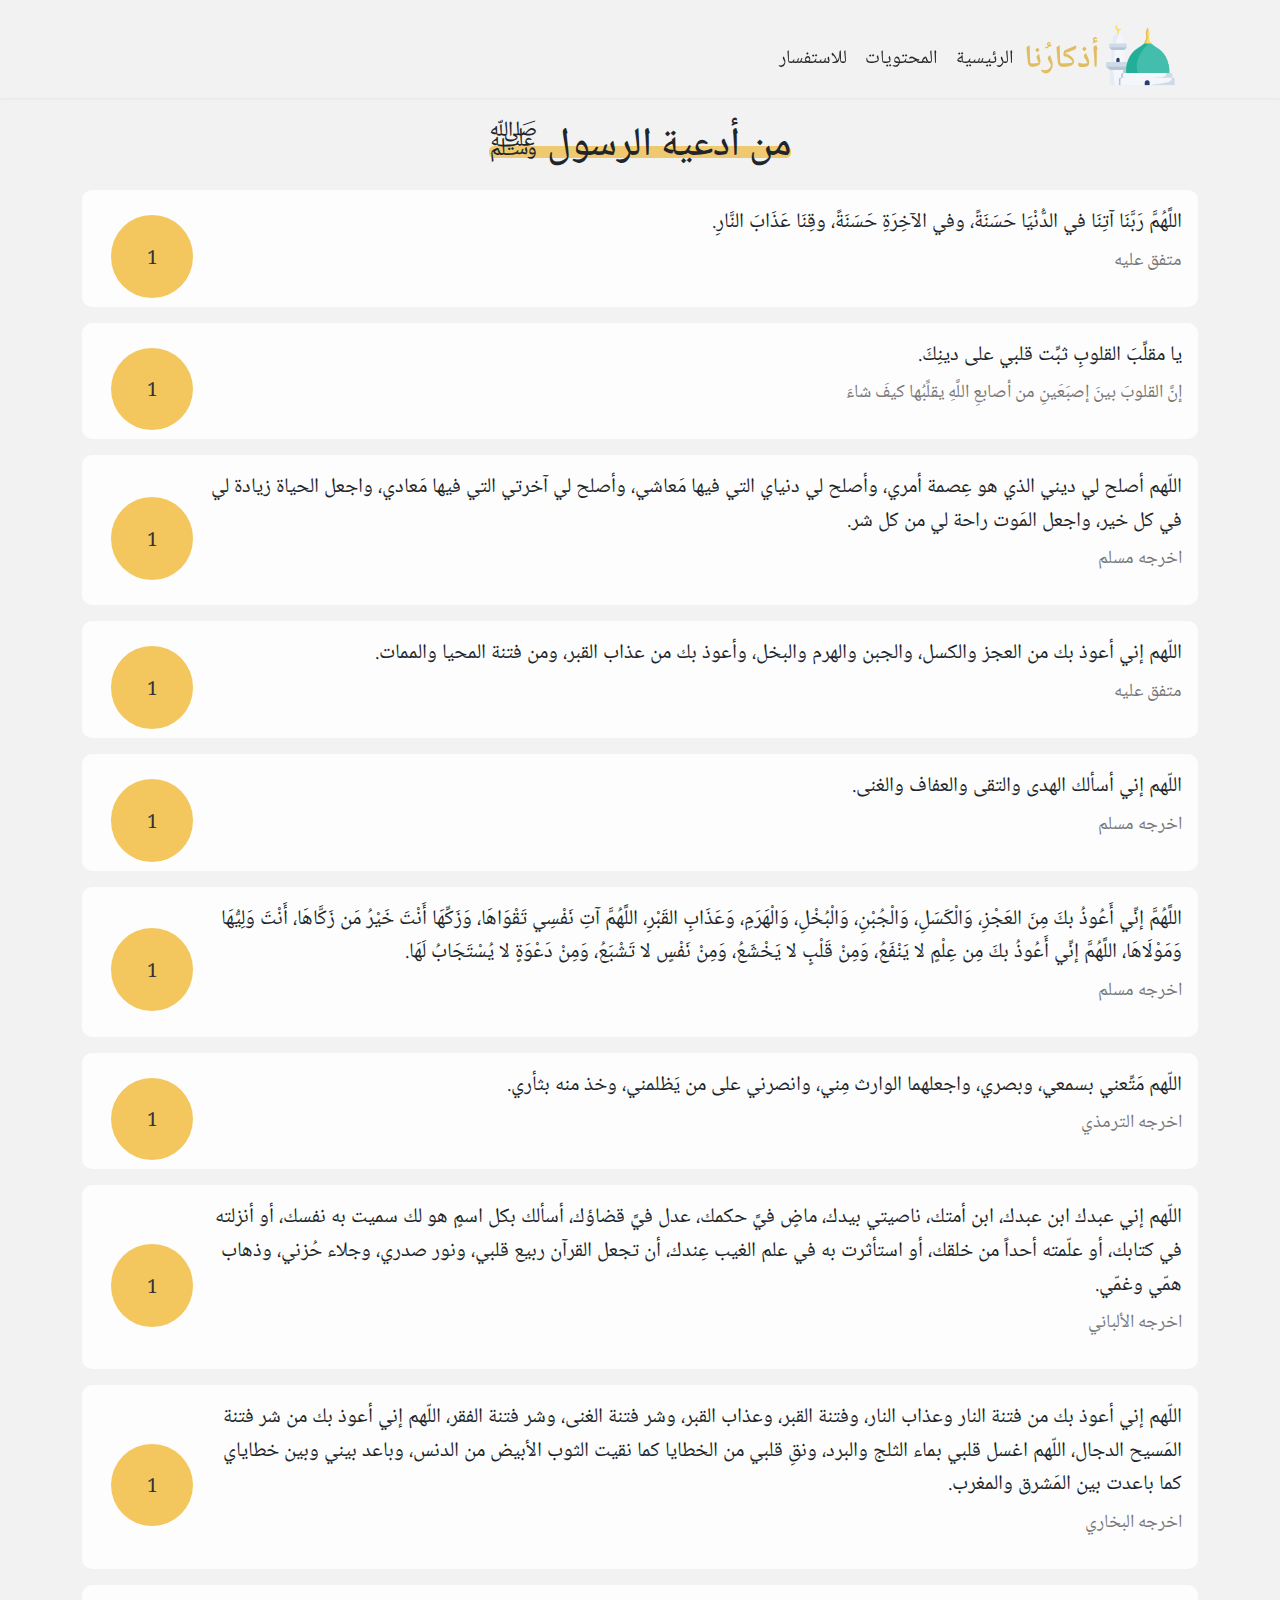
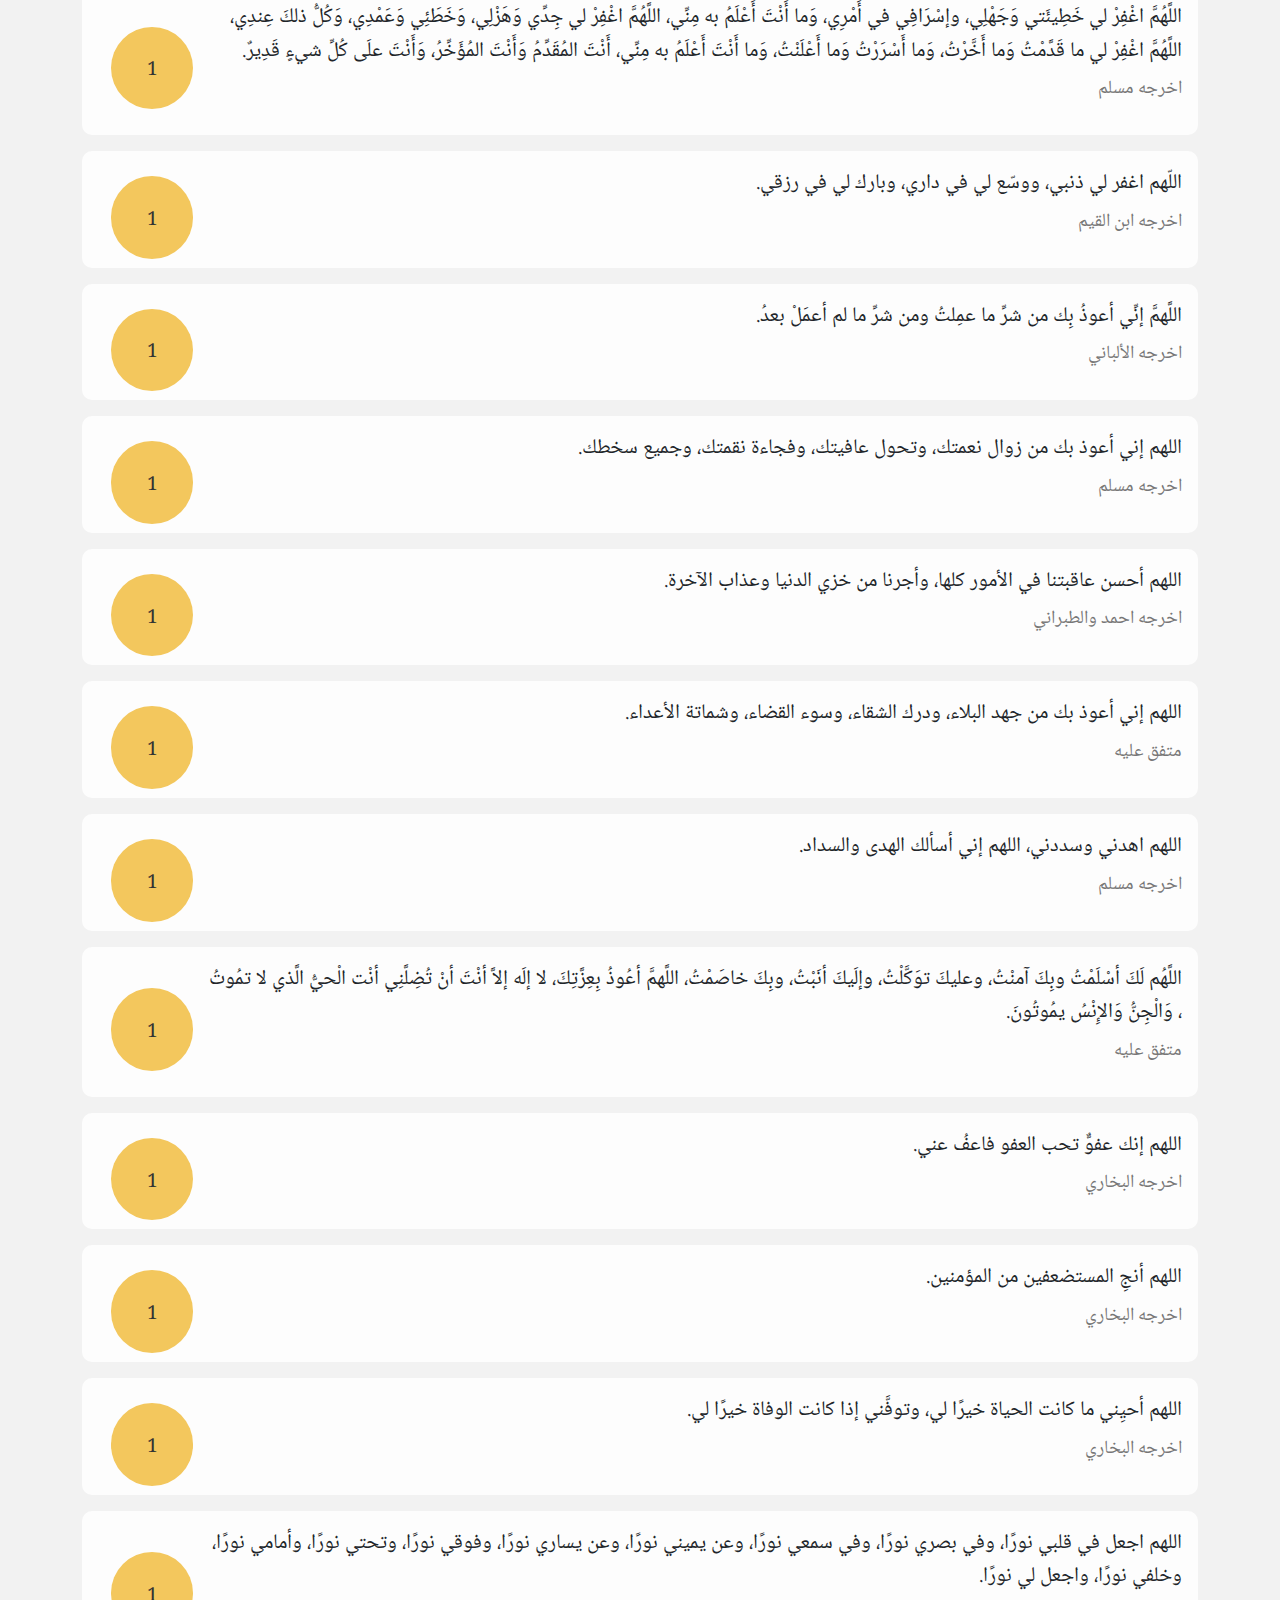
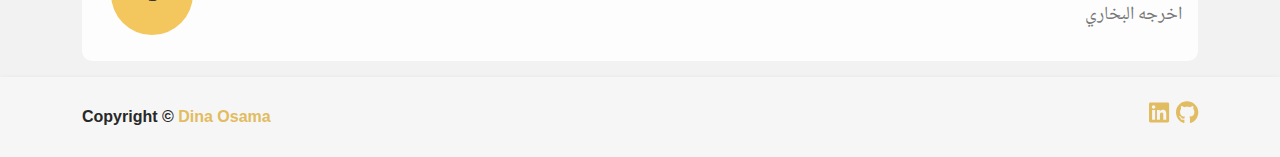
<file: html/rasool.html>
<!DOCTYPE html>
<html lang="en">
<head>
    <meta charset="UTF-8">
    <meta http-equiv="X-UA-Compatible" content="IE=edge">
    <meta name="viewport" content="width=device-width, initial-scale=1.0">
    <meta name="title" content="أذكارُنا" />
    <title>من أدعية الرسول ﷺ</title>
    <link rel="icon" type="image" href="../images/nabawi-mosque.png">
    <link rel="apple-touch-icon" sizes="57x57" href="../images/nabawi-mosque.png">
    <meta name="description" content="صفحة لأذكار الصباح والمساء وغيرهما" />
    <link rel="stylesheet" href="https://cdnjs.cloudflare.com/ajax/libs/font-awesome/6.2.0/css/all.min.css">
    <link rel="stylesheet" href="../css/bootstrap.min.css">
    <link rel="stylesheet" href="../css/all.min.css">
    <link rel="stylesheet" href="../css/style.css">
</head>
<body>
    <nav class="navbar navbar-expand-lg sticky-top">
        <div class="container">
            <a href="/index.html#" class="navbar-brand">
                <img src="/images/nabawi-mosque.png" alt="nabawi mosque">
                <h3>أذكارُنا</h3>
            </a>
            <button class="navbar-toggler" type="button" data-bs-toggle="collapse" data-bs-target="#navbarSupportedContent" aria-controls="navbarSupportedContent" aria-expanded="false" aria-label="Toggle navigation">
                <span class="navbar-toggler-icon"></span>
            </button>
            <div class="collapse navbar-collapse" id="navbarSupportedContent">
                <ul class="navbar-nav ms-auto mb-2 mb-lg-0">
                    <li class="nav-item">
                        <a href="/index.html#" class="nav-link">الرئيسية</a>
                    </li>
                    <li class="nav-item">
                        <a href="/index.html#contents" class="nav-link">المحتويات</a>
                    </li>
                    <li class="nav-item">
                        <a href="/index.html#contact" class="nav-link">للاستفسار</a>
                    </li>
                </ul>
            </div>
        </div>
    </nav>
    <div class="rasool">
        <div class="container pt-4 d-flex flex-column">
            <div class="title">
                <h1>من أدعية الرسول ﷺ</h1>
            </div>
            <div class="info d-flex flex-md-row flex-column text-md-end text-center">
                <div class="thikr">
                    اللَّهُمَّ رَبَّنَا آتِنَا في الدُّنْيَا حَسَنَةً، وفي الآخِرَةِ حَسَنَةً، وقِنَا عَذَابَ النَّارِ.
                    <p class="bless">
                        متفق عليه
                    </p>
                </div>
                <button class="repeat m-md-auto mb-3">1</button>
            </div>
            <div class="info d-flex flex-md-row flex-column text-md-end text-center">
                <div class="thikr">
                    يا مقلِّبَ القلوبِ ثبِّت قلبي على دينِكَ.
                    <p class="bless">
                        إنَّ القلوبَ بينَ إصبَعَينِ من أصابعِ اللَّهِ يقلِّبُها كيفَ شاءَ
                    </p>
                </div>
                <button class="repeat m-md-auto mb-3">1</button>
            </div>
            <div class="info d-flex flex-md-row flex-column text-md-end text-center">
                <div class="thikr">
                    اللّهم أصلح لي ديني الذي هو عِصمة أمري، وأصلح لي دنياي التي فيها مَعاشي، وأصلح لي آخرتي التي فيها مَعادي، واجعل الحياة زيادة لي في كل خير، واجعل المَوت راحة لي من كل شر.
                    <p class="bless">
                        اخرجه مسلم
                    </p>
                </div>
                <button class="repeat m-md-auto mb-3">1</button>
            </div>
            <div class="info d-flex flex-md-row flex-column text-md-end text-center">
                <div class="thikr">
                    اللّهم إني أعوذ بك من العجز والكسل، والجبن والهرم والبخل، وأعوذ بك من عذاب القبر، ومن فتنة المحيا والممات.
                    <p class="bless">
                        متفق عليه
                    </p>
                </div>
                <button class="repeat m-md-auto mb-3">1</button>
            </div>
            <div class="info d-flex flex-md-row flex-column text-md-end text-center">
                <div class="thikr">
                    اللّهم إني أسألك الهدى والتقى والعفاف والغنى.
                    <p class="bless">
                    اخرجه مسلم
                    </p>
                </div>
                <button class="repeat m-md-auto mb-3">1</button>
            </div>
            <div class="info d-flex flex-md-row flex-column text-md-end text-center">
                <div class="thikr">
                    اللَّهُمَّ إنِّي أَعُوذُ بكَ مِنَ العَجْزِ، وَالْكَسَلِ، وَالْجُبْنِ، وَالْبُخْلِ، وَالْهَرَمِ، وَعَذَابِ القَبْرِ، اللَّهُمَّ آتِ نَفْسِي تَقْوَاهَا، وَزَكِّهَا أَنْتَ خَيْرُ مَن زَكَّاهَا، أَنْتَ وَلِيُّهَا وَمَوْلَاهَا، اللَّهُمَّ إنِّي أَعُوذُ بكَ مِن عِلْمٍ لا يَنْفَعُ، وَمِنْ قَلْبٍ لا يَخْشَعُ، وَمِنْ نَفْسٍ لا تَشْبَعُ، وَمِنْ دَعْوَةٍ لا يُسْتَجَابُ لَهَا.
                    <p class="bless">
                        اخرجه مسلم
                    </p>
                </div>
                <button class="repeat m-md-auto mb-3">1</button>
            </div>
            <div class="info d-flex flex-md-row flex-column text-md-end text-center">
                <div class="thikr">
                    اللّهم مَتِّعني بسمعي، وبصري، واجعلهما الوارث مِني، وانصرني على من يَظلمني، وخذ منه بثأري.
                    <p class="bless">
                        اخرجه الترمذي
                    </p>
                </div>
                <button class="repeat m-md-auto mb-3">1</button>
            </div>
            <div class="info d-flex flex-md-row flex-column text-md-end text-center">
                <div class="thikr">
                    اللّهم إني عبدك ابن عبدك، ابن أمتك، ناصيتي بيدك، ماضٍ فيَّ حكمك، عدل فيَّ قضاؤك، أسألك بكل اسمٍ هو لك سميت به نفسك، أو أنزلته في كتابك، أو علّمته أحداً من خلقك، أو استأثرت به في علم الغيب عِندك، أن تجعل القرآن ربيع قلبي، ونور صدري، وجلاء حُزني، وذهاب همّي وغمّي.
                    <p class="bless">
                        اخرجه الألباني
                    </p>
                </div>
                <button class="repeat m-md-auto mb-3">1</button>
            </div>
            <div class="info d-flex flex-md-row flex-column text-md-end text-center">
                <div class="thikr">
                    اللّهم إني أعوذ بك من فتنة النار وعذاب النار، وفتنة القبر، وعذاب القبر، وشر فتنة الغنى، وشر فتنة الفقر، اللّهم إني أعوذ بك من شر فتنة المَسيح الدجال، اللّهم اغسل قلبي بماء الثلج والبرد، ونقِ قلبي من الخطايا كما نقيت الثوب الأبيض من الدنس، وباعد بيني وبين خطاياي كما باعدت بين المَشرق والمغرب.
                    <p class="bless">
                        اخرجه البخاري
                    </p>
                </div>
                <button class="repeat m-md-auto mb-3">1</button>
            </div>
            <div class="info d-flex flex-md-row flex-column text-md-end text-center">
                <div class="thikr">
                    اللَّهُمَّ اغْفِرْ لي خَطِيئَتي وَجَهْلِي، وإسْرَافِي في أَمْرِي، وَما أَنْتَ أَعْلَمُ به مِنِّي، اللَّهُمَّ اغْفِرْ لي جِدِّي وَهَزْلِي، وَخَطَئِي وَعَمْدِي، وَكُلُّ ذلكَ عِندِي، اللَّهُمَّ اغْفِرْ لي ما قَدَّمْتُ وَما أَخَّرْتُ، وَما أَسْرَرْتُ وَما أَعْلَنْتُ، وَما أَنْتَ أَعْلَمُ به مِنِّي، أَنْتَ المُقَدِّمُ وَأَنْتَ المُؤَخِّرُ، وَأَنْتَ علَى كُلِّ شيءٍ قَدِيرٌ.
                    <p class="bless">
                        اخرجه مسلم
                    </p>
                </div>
                <button class="repeat m-md-auto mb-3">1</button>
            </div>
            <div class="info d-flex flex-md-row flex-column text-md-end text-center">
                <div class="thikr">
                    اللّهم اغفر لي ذنبي، ووسّع لي في داري، وبارك لي في رزقي.
                    <p class="bless">
                        اخرجه ابن القيم
                    </p>
                </div>
                <button class="repeat m-md-auto mb-3">1</button>
            </div>
            <div class="info d-flex flex-md-row flex-column text-md-end text-center">
                <div class="thikr">
                    اللَّهمَّ إنِّي أعوذُ بِك من شرِّ ما عمِلتُ ومن شرِّ ما لم أعمَلْ بعدُ.
                    <p class="bless">
                        اخرجه الألباني
                    </p>
                </div>
                <button class="repeat m-md-auto mb-3">1</button>
            </div>
            <div class="info d-flex flex-md-row flex-column text-md-end text-center">
                <div class="thikr">
                    اللهم إني أعوذ بك من زوال نعمتك، وتحول عافيتك، وفجاءة نقمتك، وجميع سخطك.
                    <p class="bless">
                        اخرجه مسلم
                    </p>
                </div>
                <button class="repeat m-md-auto mb-3">1</button>
            </div>
            <div class="info d-flex flex-md-row flex-column text-md-end text-center">
                <div class="thikr">
                    اللهم أحسن عاقبتنا في الأمور كلها، وأجرنا من خزي الدنيا وعذاب الآخرة.
                    <p class="bless">
                        اخرجه احمد والطبراني
                    </p>
                </div>
                <button class="repeat m-md-auto mb-3">1</button>
            </div>
            <div class="info d-flex flex-md-row flex-column text-md-end text-center">
                <div class="thikr">
                    اللهم إني أعوذ بك من جهد البلاء، ودرك الشقاء، وسوء القضاء، وشماتة الأعداء.
                    <p class="bless">
                        متفق عليه
                    </p>
                </div>
                <button class="repeat m-md-auto mb-3">1</button>
            </div>
            <div class="info d-flex flex-md-row flex-column text-md-end text-center">
                <div class="thikr">
                    اللهم اهدني وسددني، اللهم إني أسألك الهدى والسداد.
                    <p class="bless">
                        اخرجه مسلم
                    </p>
                </div>
                <button class="repeat m-md-auto mb-3">1</button>
            </div>
            <div class="info d-flex flex-md-row flex-column text-md-end text-center">
                <div class="thikr">
                    اللَّهُم لَكَ أسْلَمْتُ وبِكَ آمنْتُ، وعليكَ توَكَّلْتُ، وإلَيكَ أنَبْتُ، وبِكَ خاصَمْتُ، اللَّهمَّ أعُوذُ بِعِزَّتِكَ، لا إلَه إلاَّ أنْتَ أنْ تُضِلَّنِي أنْت الْحيُّ الَّذي لا تمُوتُ ، وَالْجِنُّ وَالإِنْسُ يمُوتُونَ.
                    <p class="bless">
                        متفق عليه
                    </p>
                </div>
                <button class="repeat m-md-auto mb-3">1</button>
            </div>
            <div class="info d-flex flex-md-row flex-column text-md-end text-center">
                <div class="thikr">
                    اللهم إنك عفوٌّ تحب العفو فاعفُ عني.
                    <p class="bless">
                        اخرجه البخاري
                    </p>
                </div>
                <button class="repeat m-md-auto mb-3">1</button>
            </div>
            <div class="info d-flex flex-md-row flex-column text-md-end text-center">
                <div class="thikr">
                    اللهم أنجِ المستضعفين من المؤمنين.
                    <p class="bless">
                        اخرجه البخاري
                    </p>
                </div>
                <button class="repeat m-md-auto mb-3">1</button>
            </div>
            <div class="info d-flex flex-md-row flex-column text-md-end text-center">
                <div class="thikr">
                    اللهم أحيِني ما كانت الحياة خيرًا لي، وتوفَّني إذا كانت الوفاة خيرًا لي.
                    <p class="bless">
                        اخرجه البخاري
                    </p>
                </div>
                <button class="repeat m-md-auto mb-3">1</button>
            </div>
            <div class="info d-flex flex-md-row flex-column text-md-end text-center">
                <div class="thikr">
                    اللهم اجعل في قلبي نورًا، وفي بصري نورًا، وفي سمعي نورًا، وعن يميني نورًا، وعن يساري نورًا، وفوقي نورًا، وتحتي نورًا، وأمامي نورًا، وخلفي نورًا، واجعل لي نورًا.
                    <p class="bless">
                        اخرجه البخاري
                    </p>
                </div>
                <button class="repeat m-md-auto mb-3">1</button>
            </div>
        </div>
    </div>
    <footer>
        <div class="container d-flex justify-content-between align-items-center">
            <ul class="socials d-flex align-items-center">
                <li><a href="https://github.com/dinaxhtml"><i class="fa-brands fa-github"></i></a></li>
                <li><a href="https://www.linkedin.com/in/dina-sous-9066942b5?lipi=urn%3Ali%3Apage%3Ad_flagship3_profile_view_base_contact_details%3BXR1nyoG9SXi0Bi%2FCITiM1w%3D%3D"><i class="fa-brands fa-linkedin"></i></a></li>
            </ul>
            <div class="copyright">
                Copyright &copy; <span>Dina Osama</span> 
            </div>
        </div>
    </footer>
    <script src="/js/bootstrap.bundle.min.js"></script>
    <script src="/js/all.min.js"></script>
    <script src="/js/main.js"></script>
</body>
</html>
</file>
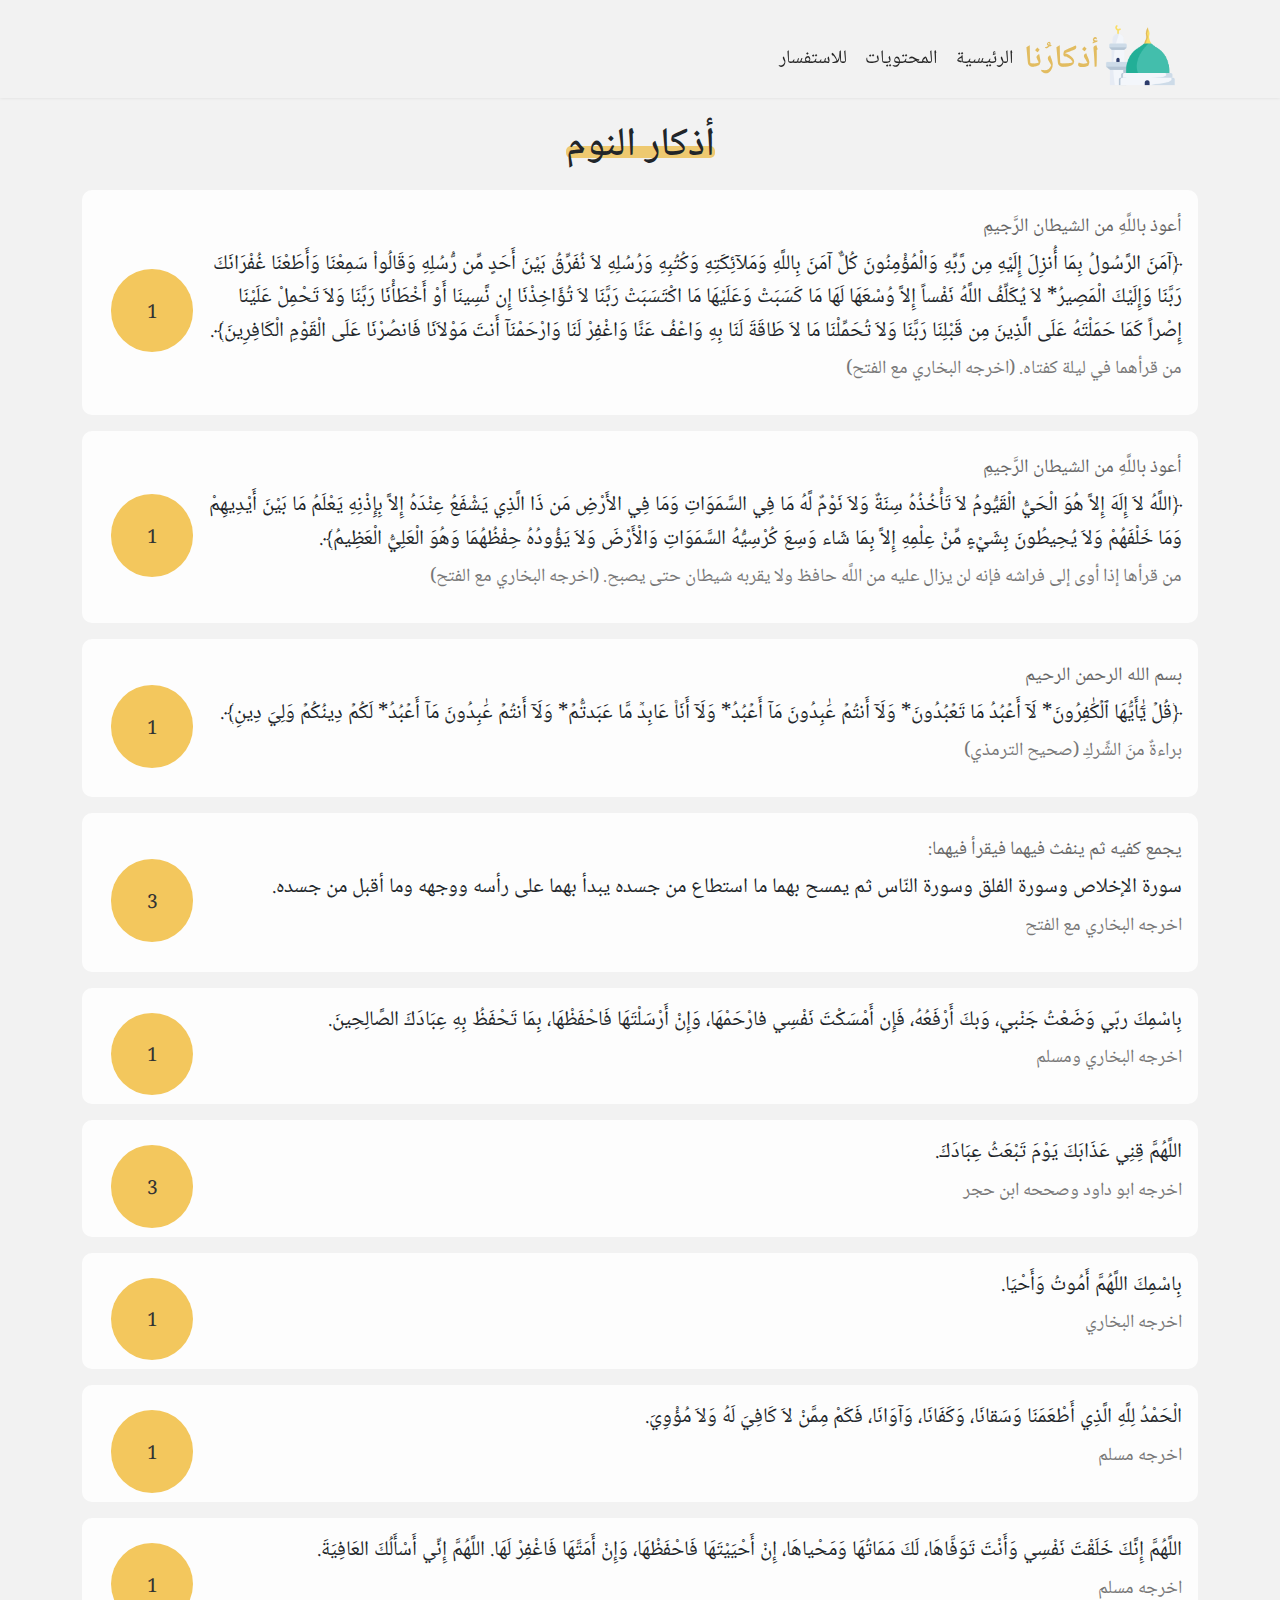
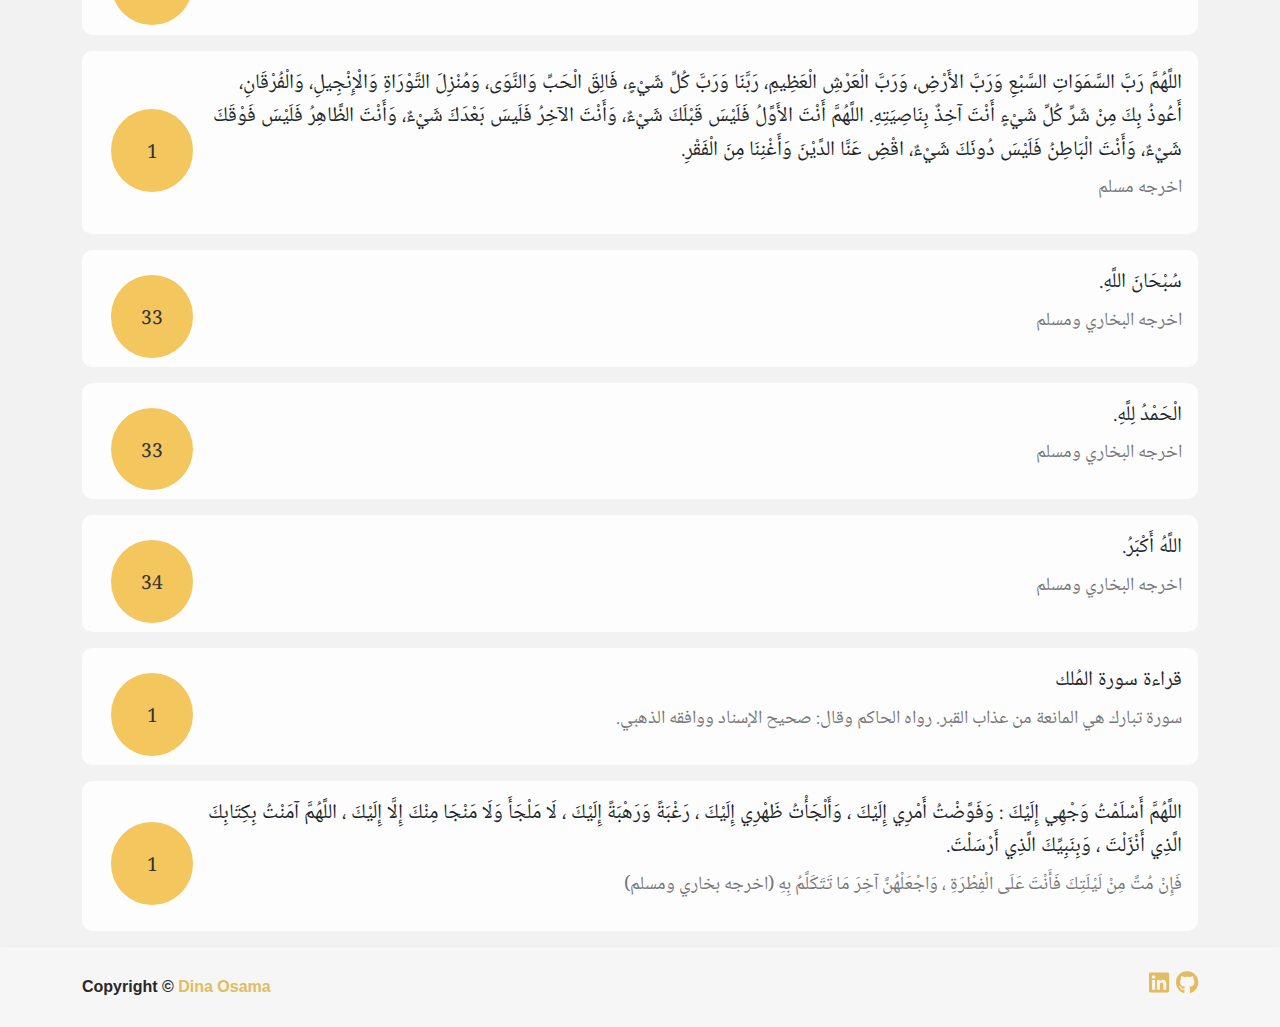
<file: html/sleep.html>
<!DOCTYPE html>
<html lang="en">
<head>
    <meta charset="UTF-8">
    <meta http-equiv="X-UA-Compatible" content="IE=edge">
    <meta name="viewport" content="width=device-width, initial-scale=1.0">
    <meta name="title" content="أذكارُنا" />
    <title>أذكار النوم</title>
    <link rel="icon" type="image" href="../images/nabawi-mosque.png">
    <link rel="apple-touch-icon" sizes="57x57" href="../images/nabawi-mosque.png">
    <meta name="description" content="صفحة لأذكار الصباح والمساء وغيرهما" />
    <link rel="stylesheet" href="https://cdnjs.cloudflare.com/ajax/libs/font-awesome/6.2.0/css/all.min.css">
    <link rel="stylesheet" href="../css/bootstrap.min.css">
    <link rel="stylesheet" href="../css/all.min.css">
    <link rel="stylesheet" href="../css/style.css">
</head>
<body>
    <nav class="navbar navbar-expand-lg sticky-top">
        <div class="container">
            <a href="/index.html#" class="navbar-brand">
                <img src="/images/nabawi-mosque.png" alt="nabawi mosque">
                <h3>أذكارُنا</h3>
            </a>
            <button class="navbar-toggler" type="button" data-bs-toggle="collapse" data-bs-target="#navbarSupportedContent" aria-controls="navbarSupportedContent" aria-expanded="false" aria-label="Toggle navigation">
                <span class="navbar-toggler-icon"></span>
            </button>
            <div class="collapse navbar-collapse" id="navbarSupportedContent">
                <ul class="navbar-nav ms-auto mb-2 mb-lg-0">
                    <li class="nav-item">
                        <a href="/index.html#" class="nav-link">الرئيسية</a>
                    </li>
                    <li class="nav-item">
                        <a href="/index.html#contents" class="nav-link">المحتويات</a>
                    </li>
                    <li class="nav-item">
                        <a href="/index.html#contact" class="nav-link">للاستفسار</a>
                    </li>
                </ul>
            </div>
        </div>
    </nav>
    <div class="sleep">
        <div class="container pt-4 d-flex flex-column">
            <div class="title">
                <h1>أذكار النوم</h1>
            </div>
            <div class="info d-flex flex-md-row flex-column text-md-end text-center">
                <div class="thikr">
                    <span class="pt-md-1 pb-md-1">أعوذ باللَّهِ من الشيطان الرَّجيمِ</span> ﴿آمَنَ الرَّسُولُ بِمَا أُنزِلَ إِلَيْهِ مِن رَّبِّهِ وَالْمُؤْمِنُونَ كُلٌّ آمَنَ بِاللَّهِ وَمَلآئِكَتِهِ وَكُتُبِهِ وَرُسُلِهِ لاَ نُفَرِّقُ بَيْنَ أَحَدٍ مِّن رُّسُلِهِ وَقَالُواْ سَمِعْنَا وَأَطَعْنَا غُفْرَانَكَ رَبَّنَا وَإِلَيْكَ الْمَصِيرُ* لاَ يُكَلِّفُ اللَّهُ نَفْساً إِلاَّ وُسْعَهَا لَهَا مَا كَسَبَتْ وَعَلَيْهَا مَا اكْتَسَبَتْ رَبَّنَا لاَ تُؤَاخِذْنَا إِن نَّسِينَا أَوْ أَخْطَأْنَا رَبَّنَا وَلاَ تَحْمِلْ عَلَيْنَا إِصْراً كَمَا حَمَلْتَهُ عَلَى الَّذِينَ مِن قَبْلِنَا رَبَّنَا وَلاَ تُحَمِّلْنَا مَا لاَ طَاقَةَ لَنَا بِهِ وَاعْفُ عَنَّا وَاغْفِرْ لَنَا وَارْحَمْنَآ أَنتَ مَوْلاَنَا فَانصُرْنَا عَلَى الْقَوْمِ الْكَافِرِينَ﴾.
                    <p class="bless">
                         من قرأهما في ليلة كفتاه. (اخرجه البخاري مع الفتح)</p>
                </div>
                <button class="repeat m-md-auto mb-3">1</button>
            </div>
            <div class="info d-flex flex-md-row flex-column text-md-end text-center">
                <div class="thikr">
                    <span class="pt-md-1 pb-md-1">أعوذ باللَّهِ من الشيطان الرَّجيمِ</span> ﴿اللَّهُ لاَ إِلَهَ إِلاَّ هُوَ الْحَيُّ الْقَيُّومُ لاَ تَأْخُذُهُ سِنَةٌ وَلاَ نَوْمٌ لَّهُ مَا فِي السَّمَوَاتِ وَمَا فِي الأَرْضِ مَن ذَا الَّذِي يَشْفَعُ عِنْدَهُ إِلاَّ بِإِذْنِهِ يَعْلَمُ مَا بَيْنَ أَيْدِيهِمْ وَمَا خَلْفَهُمْ وَلاَ يُحِيطُونَ بِشَيْءٍ مِّنْ عِلْمِهِ إِلاَّ بِمَا شَاء وَسِعَ كُرْسِيُّهُ السَّمَوَاتِ وَالْأَرْضَ وَلاَ يَؤُودُهُ حِفْظُهُمَا وَهُوَ الْعَلِيُّ الْعَظِيمُ﴾.
                    <p class="bless">
                        من قرأها إذا أوى إلى فراشه فإنه لن يزال عليه من اللَّه حافظ ولا يقربه شيطان حتى يصبح. (اخرجه البخاري مع الفتح)</p>
                </div>
                <button class="repeat m-md-auto mb-3">1</button>
            </div>
            <div class="info d-flex flex-md-row flex-column text-md-end text-center">
                <div class="thikr">
                    <span class="pt-md-1 pb-md-1">بسم الله الرحمن الرحيم</span> ﴿قُلۡ يَٰٓأَيُّهَا ٱلۡكَٰفِرُونَ* لَآ أَعۡبُدُ مَا تَعۡبُدُونَ* وَلَآ أَنتُمۡ عَٰبِدُونَ مَآ أَعۡبُدُ* وَلَآ أَنَا۠ عَابِدٞ مَّا عَبَدتُّمۡ* وَلَآ أَنتُمۡ عَٰبِدُونَ مَآ أَعۡبُدُ* لَكُمۡ دِينُكُمۡ وَلِيَ دِينِ﴾.
                    <p class="bless">
                        براءةٌ منَ الشِّركِ (صحيح الترمذي)
                    </p>
                </div>
                <button class="repeat m-md-auto mb-3">1</button>
            </div>
            <div class="info d-flex flex-md-row flex-column text-md-end text-center">
                <div class="thikr">
                    <span class="pt-md-1 pb-md-1">يجمع كفيه ثم ينفث فيهما فيقرأ فيهما:</span> سورة الإخلاص وسورة الفلق وسورة النّاس ثم يمسح بهما ما استطاع من جسده يبدأ بهما على رأسه ووجهه وما أقبل من جسده.
                    <p class="bless">
                    اخرجه البخاري مع الفتح
                    </p>
                </div>
                <button class="repeat m-md-auto mb-3">3</button>
            </div>
            <div class="info d-flex flex-md-row flex-column text-md-end text-center">
                <div class="thikr">
                    بِاسْمِكَ ربّي وَضَعْتُ جَنْبي، وَبكَ أَرْفَعُهُ، فَإِن أَمْسَكْتَ نَفْسِي فارْحَمْهَا، وَإِنْ أَرْسَلْتَهَا فَاحْفَظْهَا، بِمَا تَحْفَظُ بِهِ عِبَادَكَ الصَّالِحِينَ.
                    <p class="bless">
                        اخرجه البخاري ومسلم
                    </p>
                </div>
                <button class="repeat m-md-auto mb-3">1</button>
            </div>
            <div class="info d-flex flex-md-row flex-column text-md-end text-center">
                <div class="thikr">
                    اللَّهُمَّ قِنِي عَذَابَكَ يَوْمَ تَبْعَثُ عِبَادَكَ.
                    <p class="bless">
                        اخرجه ابو داود وصححه ابن حجر
                    </p>
                </div>
                <button class="repeat m-md-auto mb-3">3</button>
            </div>
            <div class="info d-flex flex-md-row flex-column text-md-end text-center">
                <div class="thikr">
                    بِاسْمِكَ اللَّهُمَّ أَمُوتُ وَأَحْيَا.
                    <p class="bless">
                    اخرجه البخاري
                    </p>
                </div>
                <button class="repeat m-md-auto mb-3">1</button>
            </div>
            <div class="info d-flex flex-md-row flex-column text-md-end text-center">
                <div class="thikr">
                    الْحَمْدُ لِلَّهِ الَّذِي أَطْعَمَنَا وَسَقانَا، وَكَفَانَا، وَآوَانَا، فَكَمْ مِمَّنْ لاَ كَافِيَ لَهُ وَلاَ مُؤْوِيَ.
                    <p class="bless">
                    اخرجه مسلم
                    </p>
                </div>
                <button class="repeat m-md-auto mb-3">1</button>
            </div>
            <div class="info d-flex flex-md-row flex-column text-md-end text-center">
                <div class="thikr">
                    اللَّهُمَّ إِنَّكَ خَلَقْتَ نَفْسِي وَأَنْتَ تَوَفَّاهَا، لَكَ مَمَاتُهَا وَمَحْياهَا، إِنْ أَحْيَيْتَهَا فَاحْفَظْهَا، وَإِنْ أَمَتَّهَا فَاغْفِرْ لَهَا. اللَّهُمَّ إِنِّي أَسْأَلُكَ العَافِيَةَ.
                    <p class="bless">
                    اخرجه مسلم
                    </p>
                </div>
                <button class="repeat m-md-auto mb-3">1</button>
            </div>
            <div class="info d-flex flex-md-row flex-column text-md-end text-center">
                <div class="thikr">
                    اللَّهُمَّ رَبَّ السَّمَوَاتِ السَّبْعِ وَرَبَّ الأَرْضِ، وَرَبَّ الْعَرْشِ الْعَظِيمِ، رَبَّنَا وَرَبَّ كُلِّ شَيْءٍ، فَالِقَ الْحَبِّ وَالنَّوَى، وَمُنْزِلَ التَّوْرَاةِ وَالْإِنْجِيلِ، وَالْفُرْقَانِ، أَعُوذُ بِكَ مِنْ شَرِّ كُلِّ شَيْءٍ أَنْتَ آخِذٌ بِنَاصِيَتِهِ. اللَّهُمَّ أَنْتَ الأَوَّلُ فَلَيْسَ قَبْلَكَ شَيْءٌ، وَأَنْتَ الآخِرُ فَلَيسَ بَعْدَكَ شَيْءٌ، وَأَنْتَ الظَّاهِرُ فَلَيْسَ فَوْقَكَ شَيْءٌ، وَأَنْتَ الْبَاطِنُ فَلَيْسَ دُونَكَ شَيْءٌ، اقْضِ عَنَّا الدَّيْنَ وَأَغْنِنَا مِنَ الْفَقْرِ.
                    <p class="bless">
                        اخرجه مسلم
                    </p>
                </div>
                <button class="repeat m-md-auto mb-3">1</button>
            </div>
            <div class="info d-flex flex-md-row flex-column text-md-end text-center">
                <div class="thikr">
                    سُبْحَانَ اللَّهِ.
                    <p class="bless">
                        اخرجه البخاري ومسلم
                    </p>
                </div>
                <button class="repeat m-md-auto mb-3">33</button>
            </div>
            <div class="info d-flex flex-md-row flex-column text-md-end text-center">
                <div class="thikr">
                    الْحَمْدُ لِلَّهِ.
                    <p class="bless">
                        اخرجه البخاري ومسلم
                    </p>
                </div>
                <button class="repeat m-md-auto mb-3">33</button>
            </div>
            <div class="info d-flex flex-md-row flex-column text-md-end text-center">
                <div class="thikr">
                    اللَّهُ أَكْبَرُ.
                    <p class="bless">
                        اخرجه البخاري ومسلم
                    </p>
                </div>
                <button class="repeat m-md-auto mb-3">34</button>
            </div>
            <div class="info d-flex flex-md-row flex-column text-md-end text-center">
                <div class="thikr">
                    قراءة سورة المُلك 
                    <p class="bless">
                        سورة تبارك هي المانعة من عذاب القبر. رواه الحاكم وقال: صحيح الإسناد ووافقه الذهبي.
                    </p>
                </div>
                <button class="repeat m-md-auto mb-3">1</button>
            </div>
            <div class="info d-flex flex-md-row flex-column text-md-end text-center">
                <div class="thikr">
                    اللَّهُمَّ أَسْلَمْتُ وَجْهِي إِلَيْكَ : وَفَوَّضْتُ أَمْرِي إِلَيْكَ ، وَأَلْجَأْتُ ظَهْرِي إِلَيْكَ ، رَغْبَةً وَرَهْبَةً إِلَيْكَ ، لَا مَلْجَأَ وَلَا مَنْجَا مِنْكَ إِلَّا إِلَيْكَ ، اللَّهُمَّ آمَنْتُ بِكِتَابِكَ الَّذِي أَنْزَلْتَ ، وَبِنَبِيِّكَ الَّذِي أَرْسَلْتَ.
                    <p class="bless">
                        فَإِنْ مُتَّ مِنْ لَيْلَتِكَ فَأَنْتَ عَلَى الْفِطْرَةِ ، وَاجْعَلْهُنَّ آخِرَ مَا تَتَكَلَّمُ بِهِ (اخرجه بخاري ومسلم)                    
                    </p>
                </div>
                <button class="repeat m-md-auto mb-3">1</button>
            </div>
        </div>
    </div>
    <footer>
        <div class="container d-flex justify-content-between align-items-center">
            <ul class="socials d-flex align-items-center">
                <li><a href="https://github.com/dinaxhtml"><i class="fa-brands fa-github"></i></a></li>
                <li><a href="https://www.linkedin.com/in/dina-sous-9066942b5?lipi=urn%3Ali%3Apage%3Ad_flagship3_profile_view_base_contact_details%3BXR1nyoG9SXi0Bi%2FCITiM1w%3D%3D"><i class="fa-brands fa-linkedin"></i></a></li>
            </ul>
            <div class="copyright">
                Copyright &copy; <span>Dina Osama</span> 
            </div>
        </div>
    </footer>
    <script src="/js/bootstrap.bundle.min.js"></script>
    <script src="/js/all.min.js"></script>
    <script src="/js/main.js"></script>
</body>
</html>
</file>
<file: css/style.css>
@import url('https://fonts.googleapis.com/css2?family=Noto+Naskh+Arabic:wght@400..700&display=swap');
:root {
    --gold: #e2bc60;
}
*{
    font-family: 'Noto Naskh Arabic', serif;
    margin: 0;
    padding: 0;
    box-sizing: border-box;
    scroll-behavior: smooth;
}
a {
    text-decoration: none;
}
body {
    direction: rtl;
    background-color: #f2f2f2;
}
.title {
    width: fit-content;
    margin: auto;
}
.title::after {
    content: '';
    height: 12px;
    position: relative;
    background-color: #eec970;
    display: block;
    margin: auto;
    z-index: -1;
    top: -32px;
    border-radius: 5px;
}
@media (max-width: 683px) {
    .title::after {
        height: 8px;
        top: -29px;
    }
}
.navbar {
    background-color: #f2f2f2;
    padding-bottom: 0;
    box-shadow: rgba(0, 0, 0, 0.16) 0px -1px 4px;
}
.navbar .navbar-brand {
    display: flex;
    justify-content: center;
    align-items: center;
}
.navbar .navbar-brand img {
    height: 80px;
}
.navbar .navbar-brand h3 {
    padding-right: 2px;
    color: var(--gold);
    margin-top: 15px;
    margin-bottom: 0;
    font-size: 32px;
    font-weight: 600;
}
.navbar .navbar-toggler {
    border: none;
}
.navbar .navbar-toggler:focus {
    box-shadow: none;
}
.navbar .nav-item {
    margin-top: 13px;
    font-size: 19px;
    padding: 0 2px 0 0;
}
.navbar .nav-link {
    color: #282828;
}
.navbar .nav-link:hover {
    color: var(--gold);
}
@media (max-width: 426px) {
   .navbar .navbar-brand img {
        height: 68px;
   }
   .navbar .navbar-brand h3 {
        font-size: 28px;
   }
}
.landing {
    padding: 0px 20px 10px;
}
.landing .main-text {
    position: relative;
    margin: auto 0;
    max-width: 450px;
    font-size: 23px;
}
.landing .img {
    margin-bottom: 75px;
}
.landing img {
    max-height: 350px;
}
@media (max-width: 992px) {
    .landing .container {
        padding: 0;
    }
    .landing .main-text {
        max-width: 450px;
        font-size: 23px;
    }
}
@media (max-width: 767.5px) {
    .landing {
        padding-top: 30px;
    }
    .landing .img {
        display: none;
    }
    .landing .main-text {
        margin: auto;
    }
}
@media (max-width: 457px) {
    .landing .main-text {
        font-size: 19px;
    }
}
@media (max-width: 340px) {
    .landing .main-text {
        font-size: 16px;
    }
}
.content {
    background-color: #ffffff52;
    min-height: 8em;
    width: 13em;
    border-radius: 10px;
    box-shadow: rgba(0, 0, 0, 0.08) 0px 1px 12px;
    margin: 10px;
    justify-content: center;
}
@media (max-width: 426px) {
    .content {
        min-height: 5em;
    }
}
.content img {
    width: 57px;
}
.content a {
    color: #282828;
    margin: 0 10px 0 0;
    font-size: 21px;
}
.content a:hover {
    color: var(--gold);
}
@media (max-width: 457px) {
    .content {
        width: 11em;
    }
    .content img {
        width: 52px;
    }
    .content a {
        margin: 0 8px 0 0;
        font-size: 20px;
    }
}
#contact .content {
    width: 18em;
    min-height: 10em;
}
#contact .content img {
    width: 70px;
    margin-bottom: 2px;
    padding-bottom: 12px;
}
#contact .content p {
    font-size: 20px;
    color: #5c5c5c;
    font-family: sans-serif;
    margin-bottom: 0;
}
@media (max-width: 426px) {
    #contact .content {
        width: 16em;
        min-height: 7em;
    }
    #contact .content img {
        width: 68px;
        padding-bottom: 0;
    }
    #contact .content p {
        font-size: 18px;
    }
}
footer {
    color: #282828;
    background-color: #ffffff52;
    box-shadow: rgba(0, 0, 0, 0.03) 0px -1px 3px;
}
footer .container {
    height: 80px;
}
footer .copyright {
    font-family: sans-serif;
    font-weight: 600;
}
footer .copyright span {
    color: var(--gold);
    font-family: sans-serif;
}
footer .socials {
    list-style: none;
    margin: auto 0;
}
footer .socials a{
    color: var(--gold);
    font-size: 23px;
    padding-left: 7px;
}
@media (max-width: 426px) {
    footer .container {
        height: 70px;
    }
    footer .socials a{
        font-size: 20px;
    }
}
@media (max-width: 348px) {
    footer .copyright {
        font-size: 15px;
    }
}
@media (max-width: 310px) {
    footer .socials a{
        font-size: 18px;
    }
    footer .copyright {
        font-size: 12px;
    }
}
/* Athkar CSS */
.info {
    align-items: center;
    background-color: #fdfdfd;
    border-radius: 10px;
    padding: 1rem 1rem 0 1rem;
    justify-content: space-between;
    margin-bottom: 1rem;
}
.info .thikr {
    font-size: 1.3em;
    flex-basis: 90%;
    line-height: 2.1rem;
    margin-bottom: 14px;
}
.info .thikr span {
    display: block;
    color: #666;
    font-size: 1.2rem;
}
.info .bless {
    font-size: 0.9em;
    color: #777;
    line-height: normal;
    padding-top: 5px;
}
.info .repeat {
    border: none;
    border-radius: 50%;
    font-size: 1.2rem;
    background-color: #f3c75d;
    width: 4.3em;
    height: 4.3em;
    padding-top: 0.4em;
    color: #333;
}
@media (max-width: 426px) {
    .info .thikr {
        margin-bottom: 0;
    }
    .info .bless {
        line-height: 1.7rem;
    }
}
</file>
